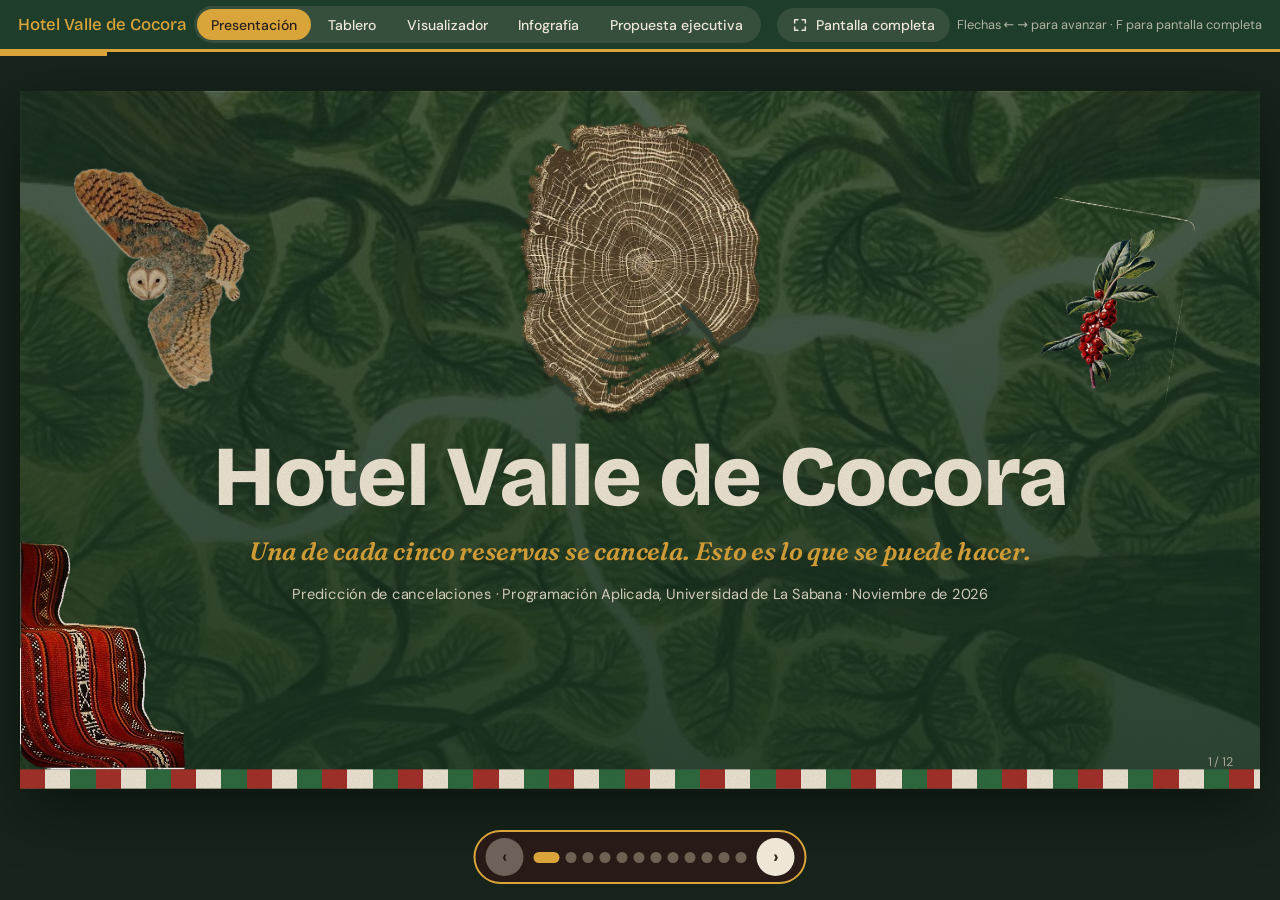
<file: index.html>
<!doctype html>
<html lang="es">
<head>
<meta charset="utf-8">
<meta name="viewport" content="width=device-width,initial-scale=1">
<title>Hotel Valle de Cocora · Presentación y tablero</title>
<link rel="stylesheet" href="assets/css/pres.css">
<link rel="stylesheet" href="assets/css/nav.css">
</head>
<body>
<header class="top">
  <span class="marca">Hotel Valle de Cocora</span>
  <nav class="entregables" aria-label="Entregables"><a href="index.html#s1" data-e="pres">Presentación</a><a href="index.html#tablero" data-e="tab">Tablero</a><a href="visuales/visualizador.html" data-e="viz">Visualizador</a><a href="visuales/infografia.html" data-e="info">Infografía</a><a href="visuales/propuesta.html" data-e="prop">Propuesta ejecutiva</a></nav>
  <span class="ayuda" id="ayuda">Flechas ← → para avanzar · F para pantalla completa</span>
</header>
<div class="progreso" id="progreso"></div>

<main id="vista-pres" aria-roledescription="presentación">
<div class="escenario" id="escenario">

<section class="slide roja grano portada" aria-label="Portada">
  <img class="deco" src="assets/img/buho.webp" alt="" style="left:70px;top:70px;width:170px;rotate:-8deg">
  <img class="deco" src="assets/img/cerezas.webp" alt="" style="right:80px;top:120px;width:150px;rotate:10deg">
  <img class="deco" src="assets/img/ruana.webp" alt="" style="left:0;bottom:20px;width:170px">
  <img class="craneo" src="assets/img/anillos.webp" alt="Anillos de crecimiento de un árbol">
  <h1>Hotel Valle de Cocora</h1>
  <p>Una de cada cinco reservas se cancela. Esto es lo que se puede hacer.</p>
  <small>Predicción de cancelaciones · Programación Aplicada, Universidad de La Sabana · Noviembre de 2026</small>
  <div class="cinta-b"></div>
</section>

<section class="slide grano" aria-label="El problema">
  <img class="deco" src="assets/img/anillos.webp" alt="" style="right:60px;bottom:60px;width:170px;opacity:.9">
  <h2>Cada cancelación es una noche que ya no se vende</h2>
  <p class="bajada">El hotel rechazó otros huéspedes, planeó personal y compró insumos. Cuando la reserva se cae, ese ingreso se pierde.</p>
  <div class="sellos">
    <div class="sello" style="--i:0"><b>19,0 %</b><span>de las reservas se cancela</span></div>
    <div class="sello" style="--i:1"><b>$15.511 M</b><span>perdidos de $81.694 M en juego</span></div>
    <div class="sello" style="--i:2"><b>47 %</b><span>de lo perdido viene de Booking</span></div>
    <div class="sello" style="--i:3"><b>3 años</b><span>con la misma tasa: 19,1 · 19,0 · 19,0 %</span></div>
  </div>
  <p class="fuente">Base de 100.000 reservas únicas, 2023–2025. Los montos están en la escala de la base, que equivale a unas 8 veces las 38 habitaciones del hotel.</p>
</section>

<section class="slide osc grano" aria-label="Las tres preguntas">
  <h2>Tres decisiones que hoy se toman sin datos</h2>
  <p class="bajada">Las preguntas que fijó la retroalimentación del profesor.</p>
  <div class="preguntas">
    <article style="--i:0"><img src="assets/img/buho.webp" alt=""><h3>Reservas adicionales</h3><p>¿Es posible anticipar cuántas reservas se cancelarán, para aceptar reservas adicionales y evitar habitaciones vacías?</p></article>
    <article style="--i:1"><img src="assets/img/cerezas.webp" alt=""><h3>Pago por adelantado</h3><p>¿Qué clientes tienen más probabilidad de cancelar, y cuánta plata se ahorra el hotel si solo a ellos les pide un pago por adelantado?</p></article>
    <article style="--i:2"><img src="assets/img/ruana.webp" alt=""><h3>Políticas por canal</h3><p>En Booking y Airbnb, ¿cuánto baja la cancelación si las reservas Flexibles pasan a Moderada o pagan depósito?</p></article>
  </div>
</section>

<section class="slide grano" aria-label="Datos y decisiones">
  <h2>Cómo se prepararon los datos</h2>
  <p class="bajada">100.300 registros, 20 variables. Cada decisión tiene una razón.</p>
  <table class="t">
    <thead><tr><th style="width:24%">Decisión</th><th style="width:36%">Qué se hizo</th><th>Por qué</th></tr></thead>
    <tbody>
      <tr><td>Duplicados</td><td>Se eliminaron 300 filas idénticas</td><td>Son la misma reserva dos veces; inflarían cancelaciones e ingresos</td></tr>
      <tr><td>Canal y país sin dato</td><td>Categoría «No registrado» (≈ 4 %)</td><td>No se inventan valores ni se pierden filas; cancelan como el promedio</td></tr>
      <tr><td>Ventana confiable</td><td>Series y modelos del 1-may-2023 al 18-jun-2025</td><td>En los bordes del historial solo hay reservas cortas o muy anticipadas</td></tr>
      <tr><td>Fuga de información</td><td><code>ingreso_total</code> fuera del modelo</td><td>Vale cero cuando la reserva se cancela: delataría la respuesta</td></tr>
      <tr><td>Prueba en el futuro</td><td>Se entrena antes de jul-2024 y se evalúa en las 353 noches siguientes</td><td>Mide el modelo como se usaría: prediciendo lo que no ha visto</td></tr>
    </tbody>
  </table>
</section>

<section class="slide roja grano" aria-label="Quién cancela">
  <img class="deco" src="assets/img/cerezas.webp" alt="" style="right:40px;bottom:40px;width:120px">
  <h2>Quién cancela</h2>
  <div class="dos a">
    <ul class="lista" style="margin-top:10px">
      <li>Quien reserva con meses de anticipación: de 13 % a 43 %.</li>
      <li>Quien ya canceló antes: 34 % con dos cancelaciones previas.</li>
      <li>Quien no paga por adelantado: casi el doble dentro de la misma política.</li>
      <li>Booking (26,9 %) y Airbnb (22,3 %), frente a 9,7 % de la web directa.</li>
      <li>El precio y la temporada no cambian el riesgo.</li>
    </ul>
    <div class="caja"><div class="graf"><canvas id="sAntic"></canvas></div></div>
  </div>
</section>

<section class="slide tinta grano" aria-label="El modelo">
  <h2 style="color:var(--mostaza)">Un modelo que da una probabilidad por reserva</h2>
  <div class="dos" style="grid-template-columns:.7fr 1fr 1fr;gap:26px">
    <div>
      <div class="grande">0,77</div>
      <p style="font-size:18px;margin:8px 0 18px">AUC en el año de prueba. Ordena bien las reservas por riesgo.</p>
      <ul class="lista" style="font-size:17px">
        <li>Calibrado: si dice 30 %, cancela ≈ 30 %.</li>
        <li>7.455 cancelaciones esperadas frente a 7.420 reales.</li>
        <li>Sin 2023 rinde igual (0,768).</li>
      </ul>
    </div>
    <div class="caja"><h3 style="font-family:var(--serif);font-size:17px">Calibración</h3><div class="graf" style="height:330px"><canvas id="sCal"></canvas></div></div>
    <div class="caja"><h3 style="font-family:var(--serif);font-size:17px">Qué pesa más en el modelo</h3><div class="graf" style="height:330px"><canvas id="sImp"></canvas></div></div>
  </div>
</section>

<section class="slide osc grano" aria-label="Pregunta 1">
  <img class="deco" src="assets/img/buho.webp" alt="" style="right:50px;top:30px;width:110px;rotate:6deg">
  <h2>P1 · Sí se puede anticipar cuántas reservas se cancelan</h2>
  <div class="dos a">
    <div>
      <p style="font-size:19px;line-height:1.45">Cada noche se suman las probabilidades de las reservas programadas y se acepta como reservas adicionales un número que casi seguro se cancelará.</p>
      <table class="t" style="margin-top:16px;font-size:16px">
        <thead><tr><th>Regla</th><th>Cobertura</th><th>Incidencia</th></tr></thead>
        <tbody><tr><td><b>Percentil 5</b></td><td>71,1 %</td><td>3,1 %</td></tr><tr><td>Percentil 10 (PDF)</td><td>76,7 %</td><td>7,6 %</td></tr><tr><td>Meta del OKR</td><td>≥ 70 %</td><td>&lt; 6 %</td></tr></tbody>
      </table>
      <div class="reco"><b>Recomendación:</b> percentil 5. Cumple las dos metas, con un error medio de 3,07 cancelaciones por noche.</div>
    </div>
    <div class="caja"><h3 style="font-family:var(--serif);font-size:17px">Cobertura frente a riesgo, percentil 1 a 40</h3><div class="graf" style="height:380px"><canvas id="sP1"></canvas></div></div>
  </div>
</section>

<section class="slide roja grano" aria-label="Pregunta 2">
  <img class="deco" src="assets/img/cerezas.webp" alt="" style="right:40px;bottom:40px;width:120px">
  <h2>P2 · Pedir depósito solo a quien más cancela</h2>
  <div class="dos a">
    <div>
      <ul class="lista">
        <li>Riesgo estimado mayor a 30 %: el 37 % de las reservas sin pago.</li>
        <li>Esas reservas cancelan 42,8 %; el resto, 17,7 %.</li>
        <li>Se protege el 59 % del ingreso recuperable.</li>
      </ul>
      <div class="reco"><b>$1.266 M</b> protegidos al año; <b>$1.086 M</b> netos si desiste el 5 % de los marcados. Si el depósito logra solo la mitad del efecto, $633 M.</div>
    </div>
    <div class="caja"><h3 style="font-family:var(--serif);font-size:17px">Beneficio neto según el umbral de riesgo</h3><div class="graf" style="height:380px"><canvas id="sP2"></canvas></div></div>
  </div>
</section>

<section class="slide grano" aria-label="Pregunta 3">
  <img class="deco" src="assets/img/ruana.webp" alt="" style="left:0;bottom:0;width:120px">
  <h2>P3 · Booking y Airbnb con reglas más firmes</h2>
  <div class="dos a">
    <div>
      <p style="font-size:19px;line-height:1.45">Solo cambian las reservas Flexibles sin depósito. El depósito reduce más que pasar a Moderada y tolera más pérdida de demanda.</p>
      <table class="t" style="margin-top:16px;font-size:16px">
        <thead><tr><th>Canal</th><th>Hoy</th><th>Moderada</th><th>Depósito</th><th>Equilibrio</th></tr></thead>
        <tbody><tr><td>Booking</td><td>26,9 %</td><td>23,6 %</td><td><b>21,4 %</b></td><td>25,0 %</td></tr><tr><td>Airbnb</td><td>22,3 %</td><td>19,2 %</td><td>17,4 %</td><td>20,5 %</td></tr></tbody>
      </table>
      <div class="reco"><b>Recomendación:</b> piloto de depósito en Booking. Meta de 21,6 %, con un tope de 12,5 % de pérdida de reservas afectadas.</div>
    </div>
    <div class="caja"><h3 style="font-family:var(--serif);font-size:17px">Tasa de cancelación del canal</h3><div class="graf" style="height:380px"><canvas id="sP3"></canvas></div></div>
  </div>
</section>

<section class="slide tinta grano" aria-label="Propuesta">
  <h2 style="color:var(--mostaza)">Qué proponemos</h2>
  <div class="tres">
    <article style="--i:0"><h3>Reservas adicionales</h3><div class="cifra">P5</div><p>Aceptar el percentil 5 de las cancelaciones esperadas de cada noche, escalado a las 38 habitaciones. Revisar cada mes.</p></article>
    <article style="--i:1"><h3>Pago por adelantado</h3><div class="cifra">&gt; 30 %</div><p>Exigir depósito solo a las reservas sin pago con riesgo estimado mayor a 30 %. Recalibrar cada trimestre.</p></article>
    <article style="--i:2"><h3>Booking</h3><div class="cifra">21,4 %</div><p>Depósito para las Flexibles durante un piloto de 3 meses. Detener si se pierde más de 12,5 % de las reservas afectadas.</p></article>
  </div>
  <div class="pasos">
    <div><b>1. Sortear</b>La mitad de las reservas Flexibles de Booking con depósito, la otra mitad como control.</div>
    <div><b>2. Medir</b>Reservas recibidas, cancelaciones e ingreso confirmado en ambos grupos.</div>
    <div><b>3. Comparar</b>La diferencia es el efecto real del depósito, que hoy es solo una asociación.</div>
    <div><b>4. Ajustar</b>Recalcular el ahorro de P2 y el tope de P3 con ese efecto.</div>
  </div>
</section>

<section class="slide osc grano" aria-label="Límites">
  <h2>Lo que hay que tener presente</h2>
  <ul class="lista" style="max-width:980px;margin-top:20px;font-size:22px">
    <li>El efecto del depósito y de la política viene de datos observados; el piloto mide cuánto se cumple.</li>
    <li>Los datos dicen si una reserva se canceló, no cuándo. Se asume que se sabe antes de la llegada.</li>
    <li>La base equivale a unas 8 veces las 38 habitaciones: las cifras se leen como proporciones.</li>
    <li>Cuántos clientes se van al pedirles depósito es un supuesto (5–10 %).</li>
    <li>La promoción de 2023 no deja huella en los datos y el modelo rinde igual sin ese año.</li>
  </ul>
</section>

<section class="slide naranja grano portada" aria-label="Cierre">
  <img class="deco" src="assets/img/buho.webp" alt="" style="left:110px;top:120px;width:170px;rotate:-8deg">
  <img class="deco" src="assets/img/cerezas.webp" alt="" style="right:130px;top:130px;width:150px;rotate:8deg">
  <h1 style="margin-top:150px">Gracias</h1>
  <p style="color:var(--tinta)">Todas las cifras se pueden explorar en el tablero.</p>
  <a class="ficha" href="index.html#tablero" id="irTablero" style="display:inline-block;text-decoration:none;margin-top:28px;font-size:18px;padding:.6rem 1.4rem;background:var(--tinta);color:var(--mostaza)">Abrir el tablero</a>
  <div class="cinta-b"></div>
</section>

</div>
</main>

<nav class="nav" aria-label="Diapositivas">
  <button id="ant" aria-label="Diapositiva anterior">‹</button>
  <div class="puntos" id="puntos"></div>
  <button id="sig" aria-label="Diapositiva siguiente">›</button>
</nav>

<div id="vista-tab" class="grano">
<div class="tab">
  <h2>Métricas principales</h2>
  <div class="kpis">
    <div class="kpi"><b>100.000</b><span>reservas únicas analizadas</span></div>
    <div class="kpi"><b>19,0 %</b><span>tasa de cancelación</span></div>
    <div class="kpi"><b>$15.511 M</b><span>ingreso perdido por cancelaciones</span></div>
    <div class="kpi"><b>0,770</b><span>AUC del modelo en el año de prueba</span></div>
    <div class="kpi"><b>353</b><span>noches de prueba (jul-2024 a jun-2025)</span></div>
    <div class="kpi"><b>47 %</b><span>del ingreso perdido viene de Booking</span></div>
  </div>

  <h2>Seguimiento de OKR</h2>
  <p class="sub">Meta del PDF del profesor frente a lo que logra el modelo con la propuesta. La línea vertical marca la meta.</p>
  <div class="panel okr" id="okr"></div>

  <h2>Decisiones tomadas</h2>
  <div class="panel" style="padding:0;overflow:hidden">
  <table class="t">
    <thead><tr><th>Decisión</th><th>Elegido</th><th>Alternativa descartada</th><th>Por qué</th></tr></thead>
    <tbody>
      <tr><td>Regla de reservas adicionales</td><td><b>Percentil 5</b></td><td>Percentil 10 del PDF</td><td>P10 deja 7,6 % de noches con incidencia; P5 cumple ambas metas</td></tr>
      <tr><td>Umbral para pedir depósito</td><td><b>Riesgo &gt; 30 %</b></td><td>10 % (más neto en el papel)</td><td>Con 10 % se pide depósito al 91 % de las reservas: es una política general</td></tr>
      <tr><td>Política en Booking</td><td><b>Depósito en Flexibles</b></td><td>Pasar a Moderada</td><td>Baja más la tasa (21,4 % vs. 23,6 %) y tolera más pérdida de demanda</td></tr>
      <tr><td>Tope del piloto (KR2)</td><td><b>12,5 %</b></td><td>25 % (equilibrio)</td><td>Conserva la mitad del beneficio y deja margen de error</td></tr>
      <tr><td>Efecto del depósito</td><td><b>≈ 1,9 veces</b>, medido dentro de la política</td><td>2,7 veces de la comparación global</td><td>La tarifa No reembolsable ya trae depósito e inflaba el efecto</td></tr>
      <tr><td>Modelo</td><td><b>Gradient boosting</b></td><td>Regresión logística (0,776)</td><td>Rinden igual; el boosting capta interacciones sin ajuste manual</td></tr>
      <tr><td>Bases de datos</td><td><b>Completa + ventana</b></td><td>Una sola base</td><td>La completa reproduce el PDF; la ventana evita los bordes del historial</td></tr>
    </tbody>
  </table>
  </div>

  <h2>Modelo</h2>
  <div class="rej c3">
    <div class="panel">
      <h3>Ficha técnica</h3>
      <table class="t" style="font-size:14px">
        <tbody>
          <tr><td>Algoritmo</td><td>HistGradientBoosting, 200 iteraciones</td></tr>
          <tr><td>Variables</td><td>15, conocidas al reservar</td></tr>
          <tr><td>Entrenamiento</td><td>47.018 reservas (may-2023 a jun-2024)</td></tr>
          <tr><td>Prueba</td><td>39.150 reservas (jul-2024 a jun-2025)</td></tr>
          <tr><td>AUC</td><td>0,770 (sin 2023: 0,768)</td></tr>
          <tr><td>Brier</td><td>0,131 frente a 0,154 de una tasa fija</td></tr>
          <tr><td>Calibración</td><td>Desviación máxima de 1,4 puntos por decil</td></tr>
        </tbody>
      </table>
    </div>
    <div class="panel"><h3>Calibración por deciles</h3><div class="graf"><canvas id="dCal"></canvas></div></div>
    <div class="panel"><h3>Importancia de las variables</h3><div class="graf"><canvas id="dImp"></canvas></div><p class="nota">Caída del AUC al desordenar cada variable en el año de prueba.</p></div>
  </div>

  <h2>Resultados por pregunta</h2>
  <p class="sub">Mueve los controles para ver cómo cambia cada decisión.</p>
  <div class="rej c3">
    <div class="panel">
      <h3>P1 · Reservas adicionales</h3>
      <div class="ctrl"><label for="dQ">Percentil</label><input type="range" id="dQ" min="1" max="40" value="5"><output id="oQ">5</output></div>
      <div class="mini"><div><b id="mExtra"></b>adicionales por noche</div><div id="cCob"><b id="mCob"></b>cobertura (≥ 70 %)</div><div id="cInc"><b id="mInc"></b>incidencia (&lt; 6 %)</div></div>
      <div class="graf"><canvas id="dP1"></canvas></div>
    </div>
    <div class="panel">
      <h3>P2 · Pago por adelantado</h3>
      <div class="ctrl"><label for="dU">Umbral</label><input type="range" id="dU" min="5" max="70" step="5" value="30"><output id="oU">30 %</output></div>
      <div class="ctrl"><label for="dG">Desisten</label><input type="range" id="dG" min="0" max="30" value="5"><output id="oG">5 %</output></div>
      <div class="mini"><div><b id="mPm"></b>de reservas sin pago</div><div class="ok"><b id="mProt"></b>protegido</div><div id="cNeto"><b id="mNeto"></b>neto</div></div>
      <div class="graf" style="height:200px"><canvas id="dP2"></canvas></div>
    </div>
    <div class="panel">
      <h3>P3 · Políticas por canal</h3>
      <div style="display:flex;gap:6px;flex-wrap:wrap;margin:6px 0 10px" id="dCanal">
        <button class="ficha" data-v="Booking" aria-pressed="true">Booking</button><button class="ficha" data-v="Airbnb" aria-pressed="false">Airbnb</button>
      </div>
      <div class="ctrl"><label for="dG3">Se pierde</label><input type="range" id="dG3" min="0" max="40" value="10"><output id="oG3">10 %</output></div>
      <div class="mini"><div><b id="mHoy"></b>tasa hoy</div><div class="ok"><b id="mDep"></b>con depósito</div><div id="cN3"><b id="mN3"></b>cambio de ingreso</div></div>
      <div class="graf" style="height:200px"><canvas id="dP3"></canvas></div>
    </div>
  </div>

  <h2>Dónde se concentra el riesgo</h2>
  <div class="rej c2">
    <div class="panel"><h3>Tasa de cancelación por canal</h3><div class="graf"><canvas id="dCan"></canvas></div></div>
    <div class="panel"><h3>Tasa de cancelación por días de anticipación</h3><div class="graf"><canvas id="dAnt"></canvas></div></div>
  </div>
  <p class="pie">Fuente: hotel_reservas.csv, 100.000 reservas únicas de 2023 a 2025. Cifras del EDA y del notebook de desarrollo técnico. Los montos están en la escala de la base, que equivale a unas 8 veces las 38 habitaciones del hotel.</p>
</div>
</div>

<script src="assets/vendor/chart.umd.js"></script>
<script src="assets/data/datos.js"></script>
<script src="assets/data/cifras.js"></script>
<script src="assets/data/modelo.js"></script>
<script src="assets/js/pres.js"></script>
<script src="assets/js/pantalla.js"></script>
</body>
</html>
</file>
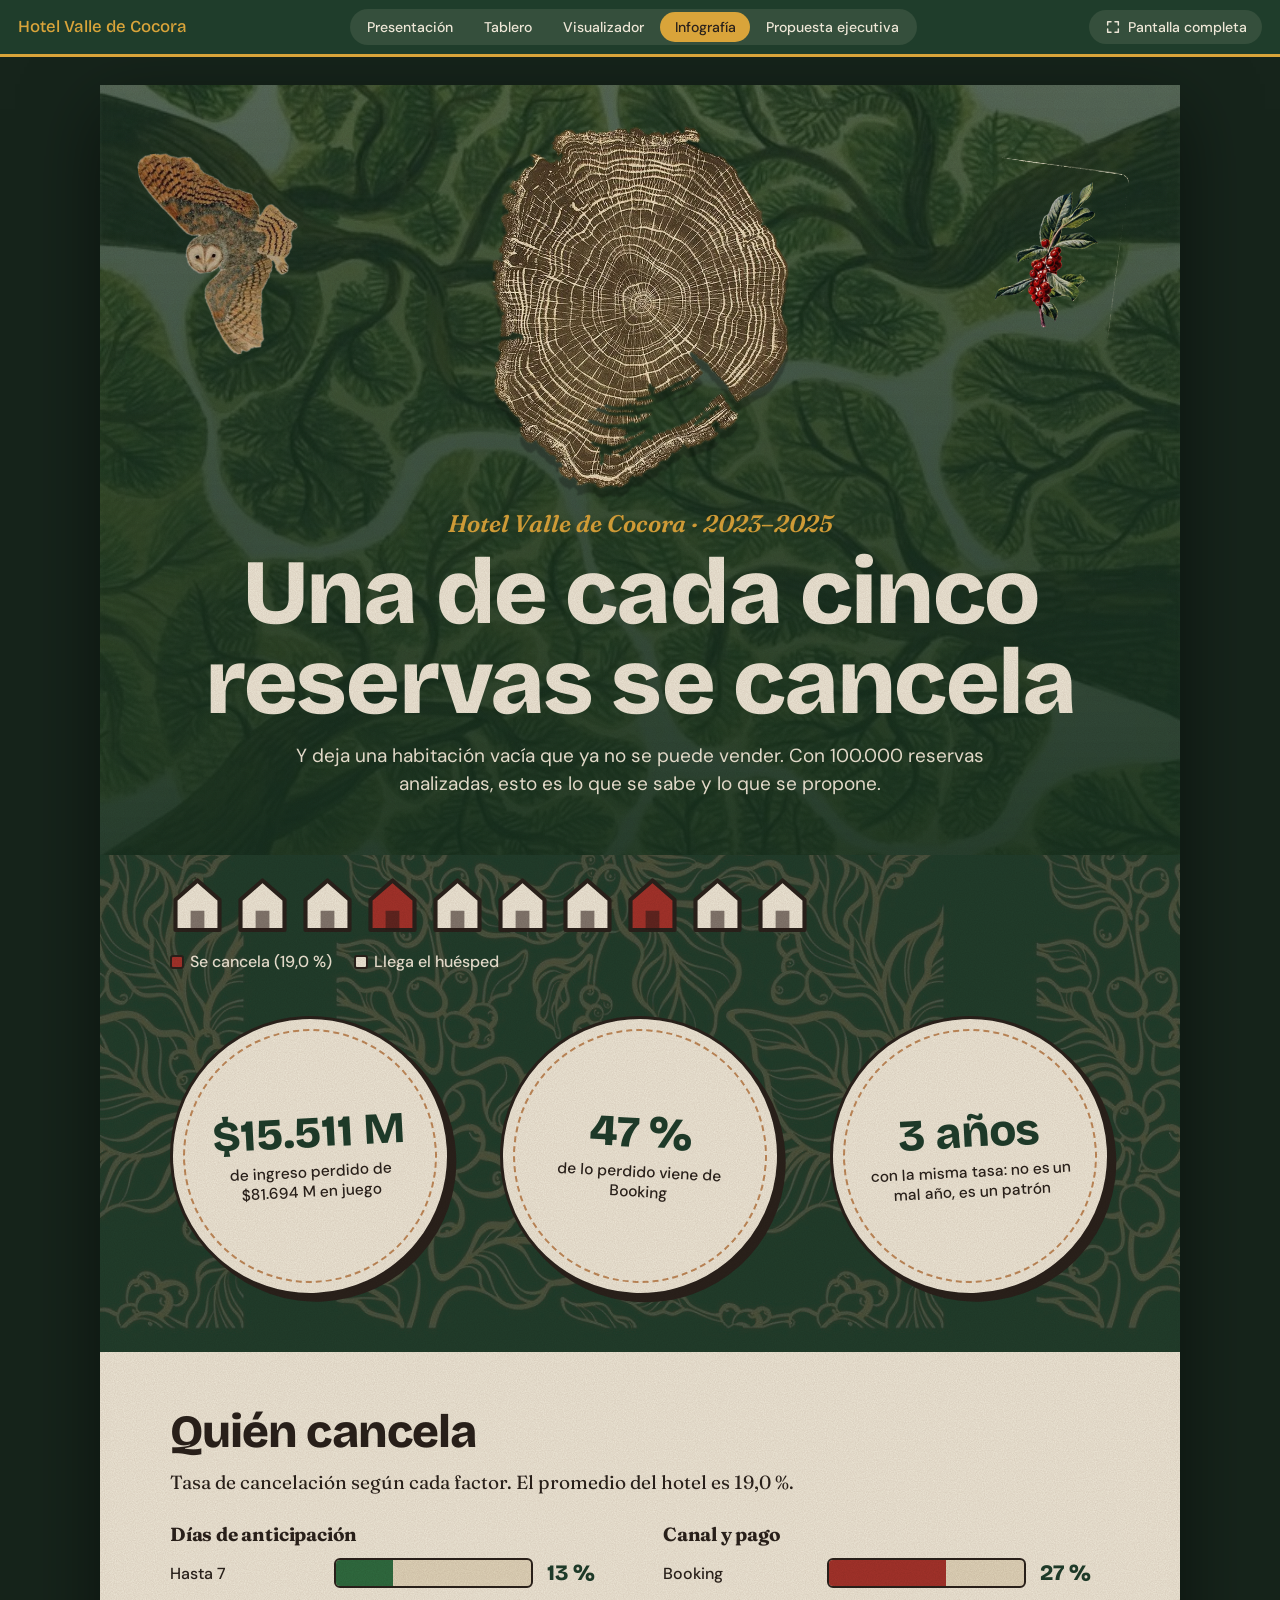
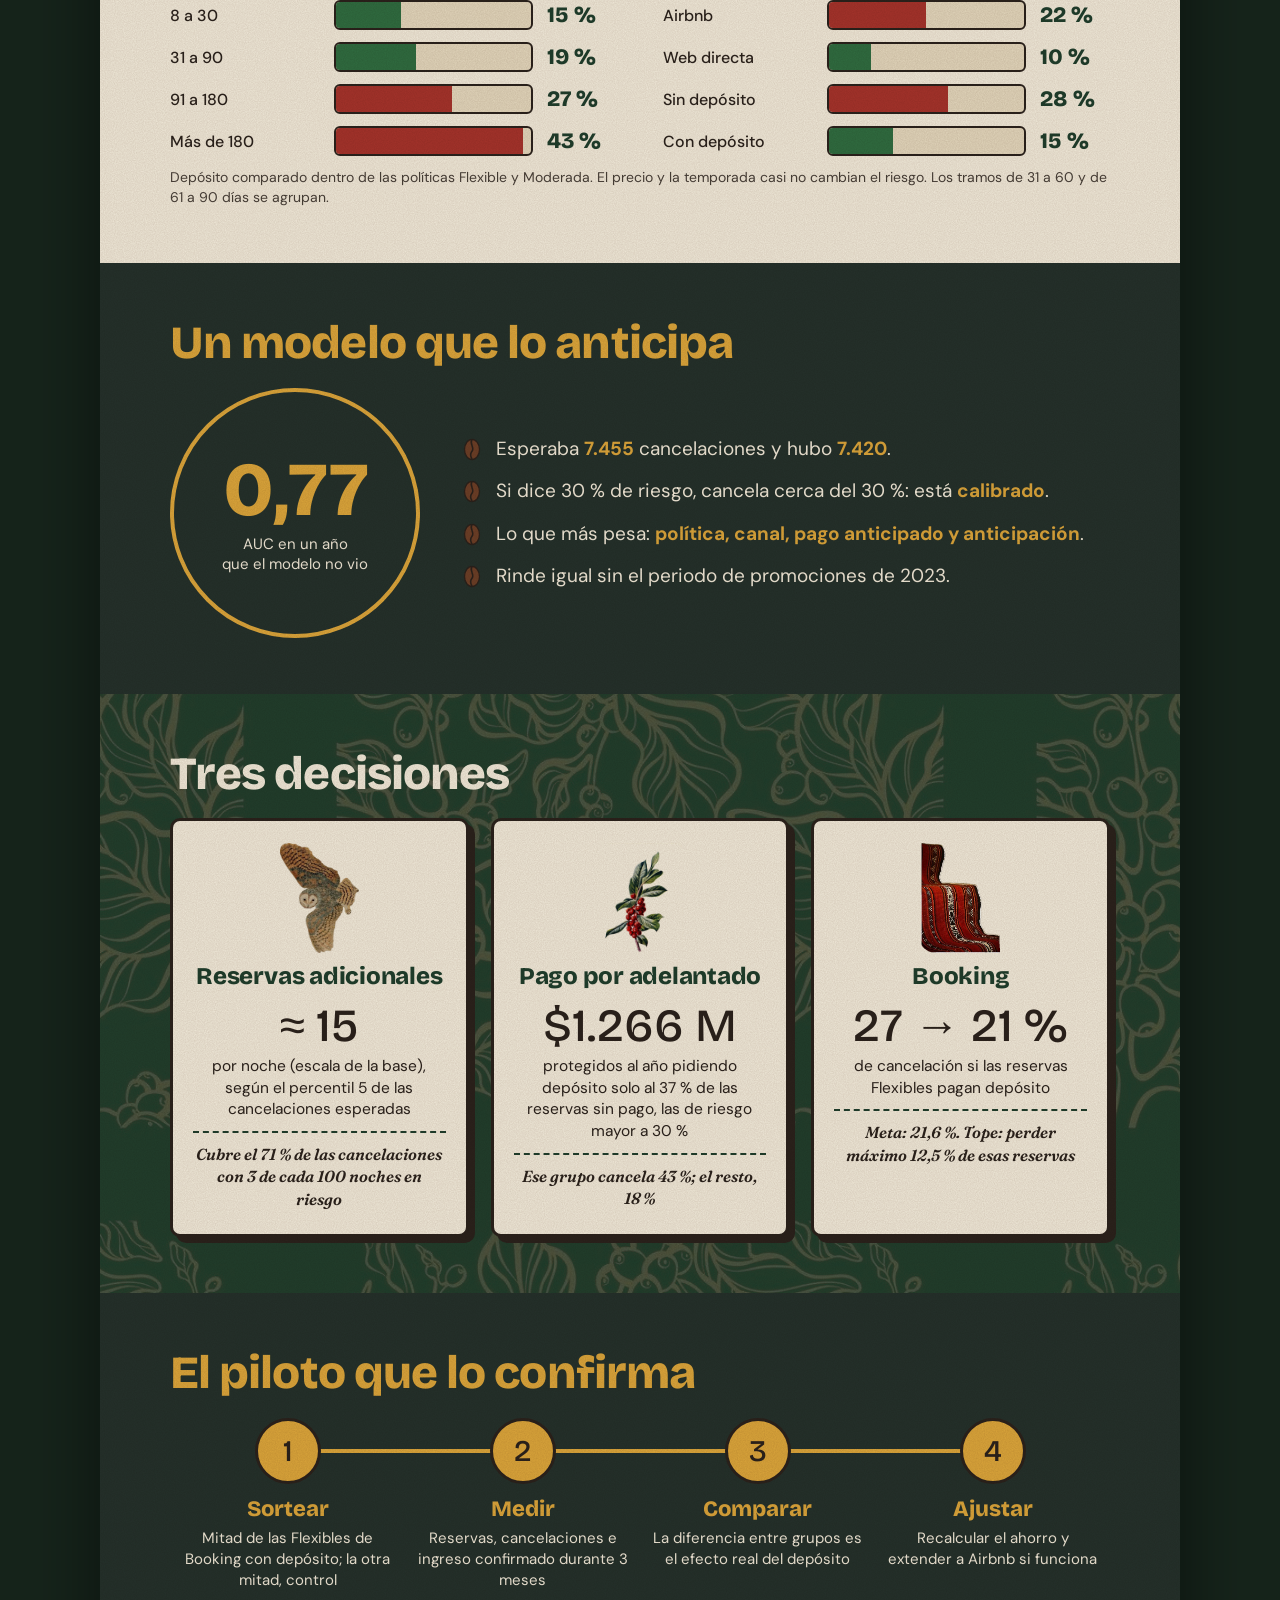
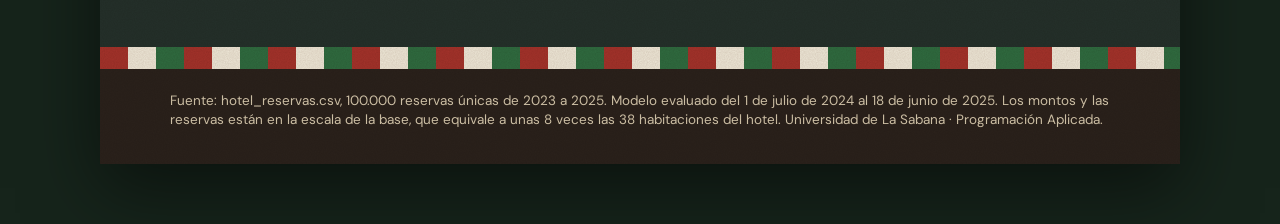
<file: visuales/infografia.html>
<!doctype html>
<html lang="es" data-x="1"><head><meta charset="utf-8"><meta name="viewport" content="width=device-width,initial-scale=1">
<title>Hotel Valle de Cocora · Infografía</title>
<link rel="stylesheet" href="../assets/css/info.css"><link rel="stylesheet" href="../assets/css/nav.css"></head>
<body>
<header class="top"><span class="marca">Hotel Valle de Cocora</span><nav class="entregables" aria-label="Entregables"><a href="../index.html#s1" data-e="pres">Presentación</a><a href="../index.html#tablero" data-e="tab">Tablero</a><a href="visualizador.html" data-e="viz">Visualizador</a><a href="infografia.html" data-e="info" aria-current="page">Infografía</a><a href="propuesta.html" data-e="prop">Propuesta ejecutiva</a></nav></header>
<main class="cartel" aria-label="Infografía">
  <section class="cab bloque">
    <img class="deco" src="../assets/img/buho.webp" alt="" style="left:50px;top:60px;width:150px;rotate:-8deg">
    <img class="deco" src="../assets/img/cerezas.webp" alt="" style="right:60px;top:80px;width:130px;rotate:8deg">
    <img class="craneo" src="../assets/img/anillos.webp" alt="Anillos de crecimiento de un árbol">
    <div class="eti">Hotel Valle de Cocora · 2023–2025</div>
    <h1>Una de cada cinco reservas se cancela</h1>
    <p>Y deja una habitación vacía que ya no se puede vender. Con 100.000 reservas analizadas, esto es lo que se sabe y lo que se propone.</p>
  </section>

  <section class="bloque" style="padding-top:20px">
    <div class="picto" role="img" aria-label="Dos de cada diez reservas se cancelan"><svg viewBox="0 0 40 44"><path d="M4 18 20 4l16 14v22H4z" fill="#EEE7D7" stroke="#2A211B" stroke-width="3" stroke-linejoin="round"/><rect x="15" y="26" width="10" height="14" fill="#2A1B17" opacity=".55"/></svg><svg viewBox="0 0 40 44"><path d="M4 18 20 4l16 14v22H4z" fill="#EEE7D7" stroke="#2A211B" stroke-width="3" stroke-linejoin="round"/><rect x="15" y="26" width="10" height="14" fill="#2A1B17" opacity=".55"/></svg><svg viewBox="0 0 40 44"><path d="M4 18 20 4l16 14v22H4z" fill="#EEE7D7" stroke="#2A211B" stroke-width="3" stroke-linejoin="round"/><rect x="15" y="26" width="10" height="14" fill="#2A1B17" opacity=".55"/></svg><svg viewBox="0 0 40 44"><path d="M4 18 20 4l16 14v22H4z" fill="#A3322A" stroke="#2A211B" stroke-width="3" stroke-linejoin="round"/><rect x="15" y="26" width="10" height="14" fill="#2A1B17" opacity=".55"/></svg><svg viewBox="0 0 40 44"><path d="M4 18 20 4l16 14v22H4z" fill="#EEE7D7" stroke="#2A211B" stroke-width="3" stroke-linejoin="round"/><rect x="15" y="26" width="10" height="14" fill="#2A1B17" opacity=".55"/></svg><svg viewBox="0 0 40 44"><path d="M4 18 20 4l16 14v22H4z" fill="#EEE7D7" stroke="#2A211B" stroke-width="3" stroke-linejoin="round"/><rect x="15" y="26" width="10" height="14" fill="#2A1B17" opacity=".55"/></svg><svg viewBox="0 0 40 44"><path d="M4 18 20 4l16 14v22H4z" fill="#EEE7D7" stroke="#2A211B" stroke-width="3" stroke-linejoin="round"/><rect x="15" y="26" width="10" height="14" fill="#2A1B17" opacity=".55"/></svg><svg viewBox="0 0 40 44"><path d="M4 18 20 4l16 14v22H4z" fill="#A3322A" stroke="#2A211B" stroke-width="3" stroke-linejoin="round"/><rect x="15" y="26" width="10" height="14" fill="#2A1B17" opacity=".55"/></svg><svg viewBox="0 0 40 44"><path d="M4 18 20 4l16 14v22H4z" fill="#EEE7D7" stroke="#2A211B" stroke-width="3" stroke-linejoin="round"/><rect x="15" y="26" width="10" height="14" fill="#2A1B17" opacity=".55"/></svg><svg viewBox="0 0 40 44"><path d="M4 18 20 4l16 14v22H4z" fill="#EEE7D7" stroke="#2A211B" stroke-width="3" stroke-linejoin="round"/><rect x="15" y="26" width="10" height="14" fill="#2A1B17" opacity=".55"/></svg></div>
    <div class="leyenda"><span><i style="background:#A3322A"></i>Se cancela (19,0 %)</span><span><i style="background:#EEE7D7"></i>Llega el huésped</span></div>
    <div class="sellos" style="margin-top:44px">
      <div class="sello"><b>$15.511 M</b><span>de ingreso perdido de $81.694 M en juego</span></div>
      <div class="sello"><b>47 %</b><span>de lo perdido viene de Booking</span></div>
      <div class="sello"><b>3 años</b><span>con la misma tasa: no es un mal año, es un patrón</span></div>
    </div>
  </section>

  <section class="bloque crema">
    
    <h2>Quién cancela</h2>
    <p class="sub">Tasa de cancelación según cada factor. El promedio del hotel es 19,0 %.</p>
    <div class="dos">
      <div>
        <h3 style="font-family:var(--serif);font-size:19px;margin-bottom:12px">Días de anticipación</h3>
        <div class="barras" data-max="0.45">
          <div class="fila"><span>Hasta 7</span><div class="pista"><i class="v" data-v="0.132"></i></div><b>13 %</b></div>
          <div class="fila"><span>8 a 30</span><div class="pista"><i class="v" data-v="0.150"></i></div><b>15 %</b></div>
          <div class="fila"><span>31 a 90</span><div class="pista"><i class="v" data-v="0.185"></i></div><b>19 %</b></div>
          <div class="fila"><span>91 a 180</span><div class="pista"><i data-v="0.267"></i></div><b>27 %</b></div>
          <div class="fila"><span>Más de 180</span><div class="pista"><i data-v="0.432"></i></div><b>43 %</b></div>
        </div>
      </div>
      <div>
        <h3 style="font-family:var(--serif);font-size:19px;margin-bottom:12px">Canal y pago</h3>
        <div class="barras" data-max="0.45">
          <div class="fila"><span>Booking</span><div class="pista"><i data-v="0.269"></i></div><b>27 %</b></div>
          <div class="fila"><span>Airbnb</span><div class="pista"><i data-v="0.223"></i></div><b>22 %</b></div>
          <div class="fila"><span>Web directa</span><div class="pista"><i class="v" data-v="0.097"></i></div><b>10 %</b></div>
          <div class="fila"><span>Sin depósito</span><div class="pista"><i data-v="0.275"></i></div><b>28 %</b></div>
          <div class="fila"><span>Con depósito</span><div class="pista"><i class="v" data-v="0.148"></i></div><b>15 %</b></div>
        </div>
      </div>
    </div>
    <p class="nota">Depósito comparado dentro de las políticas Flexible y Moderada. El precio y la temporada casi no cambian el riesgo. Los tramos de 31 a 60 y de 61 a 90 días se agrupan.</p>
  </section>

  <section class="bloque tinta">
    <h2 style="color:var(--mostaza)">Un modelo que lo anticipa</h2>
    <div class="modelo">
      <div class="auc"><b>0,77</b><span>AUC en un año<br>que el modelo no vio</span></div>
      <ul class="chequeos">
        <li>Esperaba <b>7.455</b> cancelaciones y hubo <b>7.420</b>.</li>
        <li>Si dice 30 % de riesgo, cancela cerca del 30 %: está <b>calibrado</b>.</li>
        <li>Lo que más pesa: <b>política, canal, pago anticipado y anticipación</b>.</li>
        <li>Rinde igual sin el periodo de promociones de 2023.</li>
      </ul>
    </div>
  </section>

  <section class="bloque">
    <h2>Tres decisiones</h2>
    <div class="deci">
      <article><img src="../assets/img/buho.webp" alt=""><h3>Reservas adicionales</h3><div class="cifra">≈ 15</div><p>por noche (escala de la base), según el percentil 5 de las cancelaciones esperadas</p><p class="que">Cubre el 71 % de las cancelaciones con 3 de cada 100 noches en riesgo</p></article>
      <article><img src="../assets/img/cerezas.webp" alt=""><h3>Pago por adelantado</h3><div class="cifra">$1.266 M</div><p>protegidos al año pidiendo depósito solo al 37 % de las reservas sin pago, las de riesgo mayor a 30 %</p><p class="que">Ese grupo cancela 43 %; el resto, 18 %</p></article>
      <article><img src="../assets/img/ruana.webp" alt=""><h3>Booking</h3><div class="cifra">27 → 21 %</div><p>de cancelación si las reservas Flexibles pagan depósito</p><p class="que">Meta: 21,6 %. Tope: perder máximo 12,5 % de esas reservas</p></article>
    </div>
  </section>

  <section class="bloque tinta">
    
    <h2 style="color:var(--mostaza)">El piloto que lo confirma</h2>
    <div class="pasos">
      <div class="paso"><div class="n">1</div><b>Sortear</b><p>Mitad de las Flexibles de Booking con depósito; la otra mitad, control</p></div>
      <div class="paso"><div class="n">2</div><b>Medir</b><p>Reservas, cancelaciones e ingreso confirmado durante 3 meses</p></div>
      <div class="paso"><div class="n">3</div><b>Comparar</b><p>La diferencia entre grupos es el efecto real del depósito</p></div>
      <div class="paso"><div class="n">4</div><b>Ajustar</b><p>Recalcular el ahorro y extender a Airbnb si funciona</p></div>
    </div>
  </section>
  <div class="franja"></div>
  <footer class="pie">Fuente: hotel_reservas.csv, 100.000 reservas únicas de 2023 a 2025. Modelo evaluado del 1 de julio de 2024 al 18 de junio de 2025. Los montos y las reservas están en la escala de la base, que equivale a unas 8 veces las 38 habitaciones del hotel. Universidad de La Sabana · Programación Aplicada.</footer>
</main>
<script>
(() => {
  const vis = new IntersectionObserver(es => es.forEach(e => { if (!e.isIntersecting) return; const max = +e.target.dataset.max;
    e.target.querySelectorAll('i[data-v]').forEach(i => i.style.width = (+i.dataset.v / max * 100) + '%'); vis.unobserve(e.target); }), { threshold: .3 });
  document.querySelectorAll('.barras').forEach(b => vis.observe(b));
})();
</script>
<script src="../assets/js/pantalla.js"></script>
</body></html>
</file>
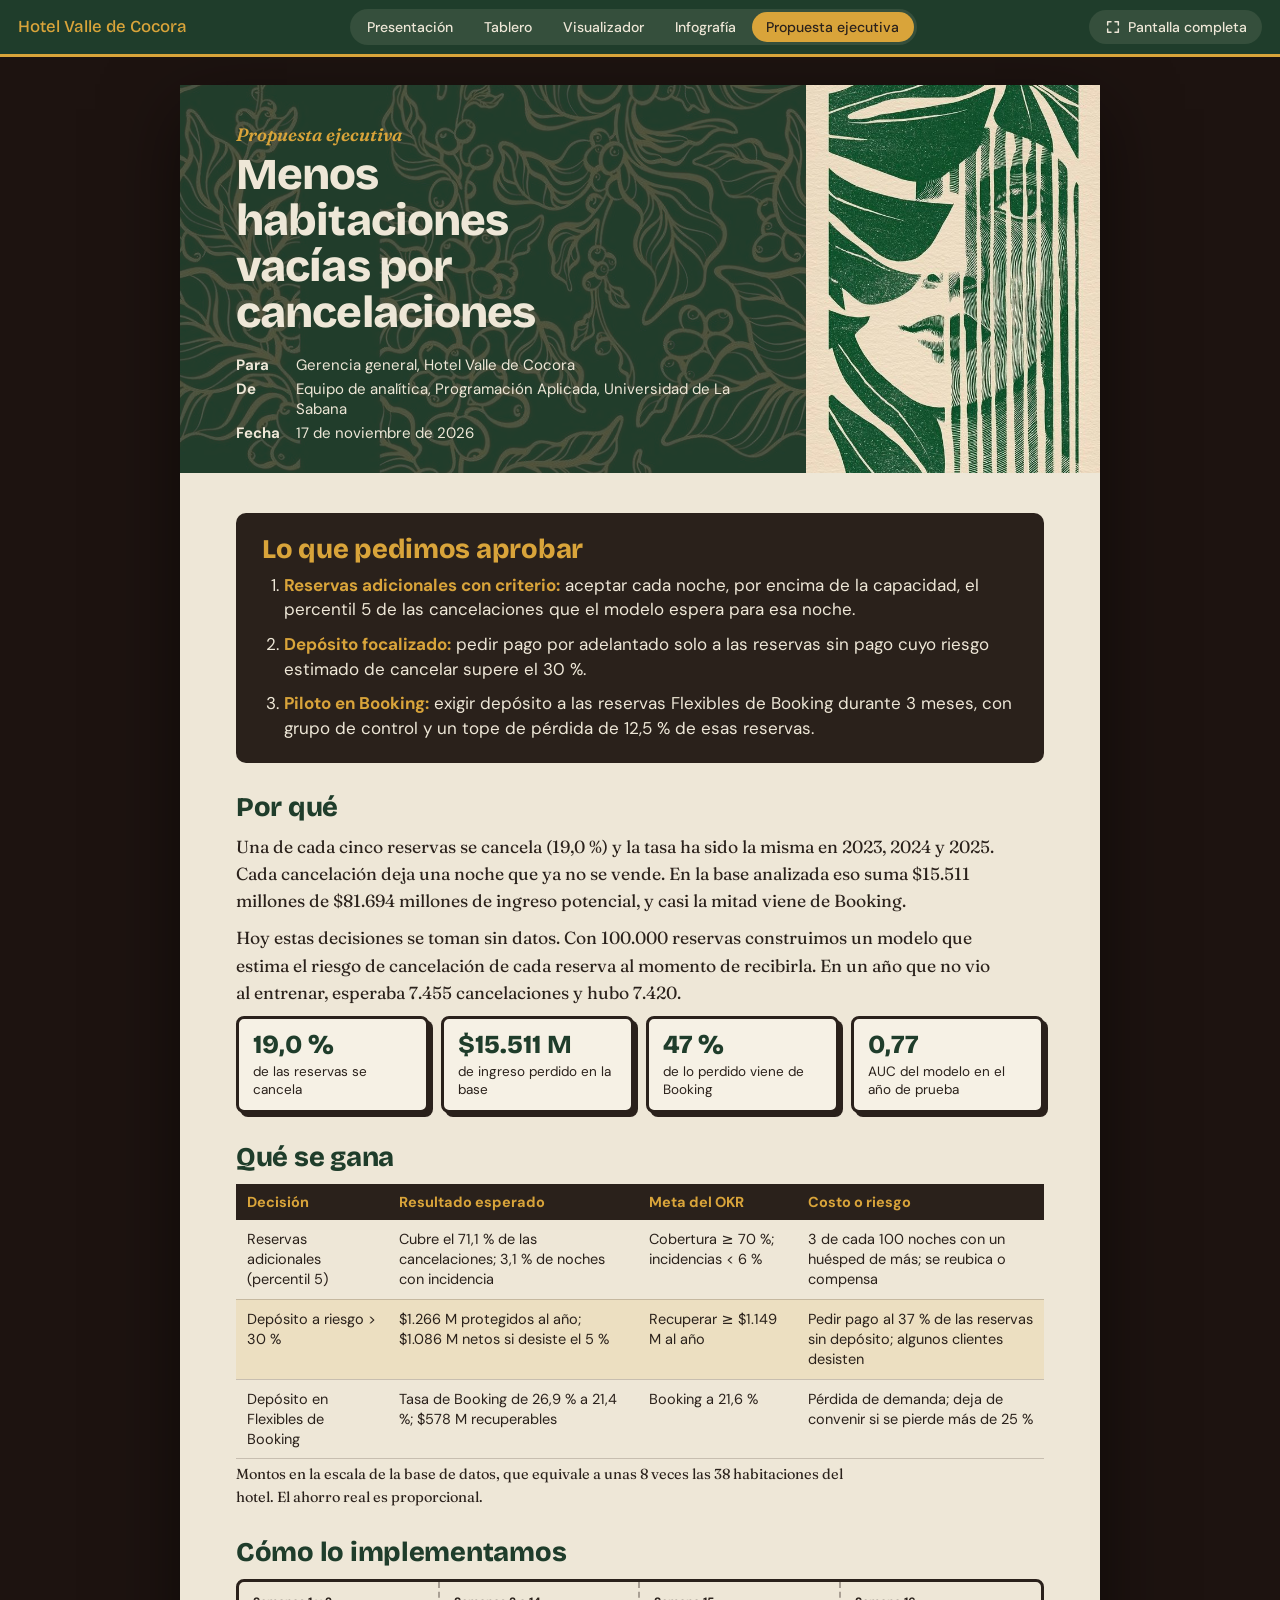
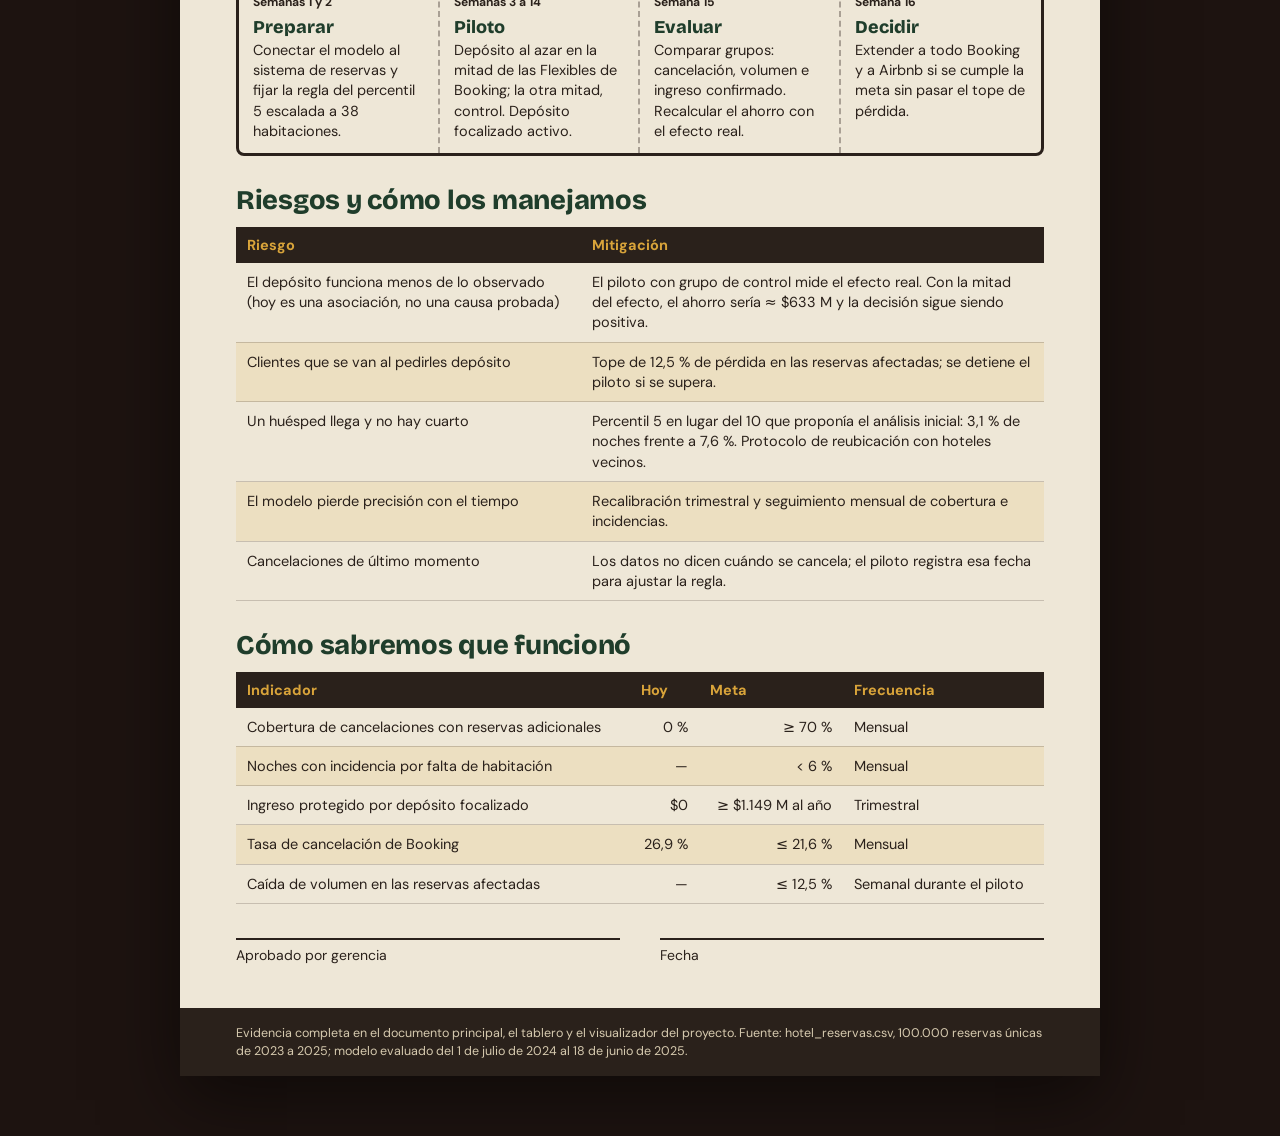
<file: visuales/propuesta.html>
<!doctype html>
<html lang="es"><head><meta charset="utf-8"><meta name="viewport" content="width=device-width,initial-scale=1">
<title>Hotel Valle de Cocora · Propuesta ejecutiva</title>
<link rel="stylesheet" href="../assets/css/prop.css"><link rel="stylesheet" href="../assets/css/nav.css"></head>
<body>
<header class="top"><span class="marca">Hotel Valle de Cocora</span><nav class="entregables" aria-label="Entregables"><a href="../index.html#s1" data-e="pres">Presentación</a><a href="../index.html#tablero" data-e="tab">Tablero</a><a href="visualizador.html" data-e="viz">Visualizador</a><a href="infografia.html" data-e="info">Infografía</a><a href="propuesta.html" data-e="prop" aria-current="page">Propuesta ejecutiva</a></nav></header>
<article class="hoja">
  <header class="membrete">
    <img class="lino" src="../assets/img/lino.jpg" alt="">
    <div class="eti">Propuesta ejecutiva</div>
    <h1>Menos habitaciones vacías por cancelaciones</h1>
    <dl class="datos"><dt>Para</dt><dd>Gerencia general, Hotel Valle de Cocora</dd><dt>De</dt><dd>Equipo de analítica, Programación Aplicada, Universidad de La Sabana</dd><dt>Fecha</dt><dd>17 de noviembre de 2026</dd></dl>
  </header>
  <div class="cuerpo">
    <div class="pide">
      <h2>Lo que pedimos aprobar</h2>
      <ol>
        <li><b>Reservas adicionales con criterio:</b> aceptar cada noche, por encima de la capacidad, el percentil 5 de las cancelaciones que el modelo espera para esa noche.</li>
        <li><b>Depósito focalizado:</b> pedir pago por adelantado solo a las reservas sin pago cuyo riesgo estimado de cancelar supere el 30 %.</li>
        <li><b>Piloto en Booking:</b> exigir depósito a las reservas Flexibles de Booking durante 3 meses, con grupo de control y un tope de pérdida de 12,5 % de esas reservas.</li>
      </ol>
    </div>

    <h2>Por qué</h2>
    <p>Una de cada cinco reservas se cancela (19,0 %) y la tasa ha sido la misma en 2023, 2024 y 2025. Cada cancelación deja una noche que ya no se vende. En la base analizada eso suma $15.511 millones de $81.694 millones de ingreso potencial, y casi la mitad viene de Booking.</p>
    <p>Hoy estas decisiones se toman sin datos. Con 100.000 reservas construimos un modelo que estima el riesgo de cancelación de cada reserva al momento de recibirla. En un año que no vio al entrenar, esperaba 7.455 cancelaciones y hubo 7.420.</p>
    <div class="kp">
      <div><b>19,0 %</b><span>de las reservas se cancela</span></div>
      <div><b>$15.511 M</b><span>de ingreso perdido en la base</span></div>
      <div><b>47 %</b><span>de lo perdido viene de Booking</span></div>
      <div><b>0,77</b><span>AUC del modelo en el año de prueba</span></div>
    </div>

    <h2>Qué se gana</h2>
    <table>
      <thead><tr><th>Decisión</th><th>Resultado esperado</th><th>Meta del OKR</th><th>Costo o riesgo</th></tr></thead>
      <tbody>
        <tr><td>Reservas adicionales (percentil 5)</td><td>Cubre el 71,1 % de las cancelaciones; 3,1 % de noches con incidencia</td><td>Cobertura ≥ 70 %; incidencias &lt; 6 %</td><td>3 de cada 100 noches con un huésped de más; se reubica o compensa</td></tr>
        <tr><td>Depósito a riesgo &gt; 30 %</td><td>$1.266 M protegidos al año; $1.086 M netos si desiste el 5 %</td><td>Recuperar ≥ $1.149 M al año</td><td>Pedir pago al 37 % de las reservas sin depósito; algunos clientes desisten</td></tr>
        <tr><td>Depósito en Flexibles de Booking</td><td>Tasa de Booking de 26,9 % a 21,4 %; $578 M recuperables</td><td>Booking a 21,6 %</td><td>Pérdida de demanda; deja de convenir si se pierde más de 25 %</td></tr>
      </tbody>
    </table>
    <p style="font-size:14.5px">Montos en la escala de la base de datos, que equivale a unas 8 veces las 38 habitaciones del hotel. El ahorro real es proporcional.</p>

    <h2>Cómo lo implementamos</h2>
    <div class="crono">
      <div><small>Semanas 1 y 2</small><b>Preparar</b>Conectar el modelo al sistema de reservas y fijar la regla del percentil 5 escalada a 38 habitaciones.</div>
      <div><small>Semanas 3 a 14</small><b>Piloto</b>Depósito al azar en la mitad de las Flexibles de Booking; la otra mitad, control. Depósito focalizado activo.</div>
      <div><small>Semana 15</small><b>Evaluar</b>Comparar grupos: cancelación, volumen e ingreso confirmado. Recalcular el ahorro con el efecto real.</div>
      <div><small>Semana 16</small><b>Decidir</b>Extender a todo Booking y a Airbnb si se cumple la meta sin pasar el tope de pérdida.</div>
    </div>

    <h2>Riesgos y cómo los manejamos</h2>
    <table>
      <thead><tr><th>Riesgo</th><th>Mitigación</th></tr></thead>
      <tbody>
        <tr><td>El depósito funciona menos de lo observado (hoy es una asociación, no una causa probada)</td><td>El piloto con grupo de control mide el efecto real. Con la mitad del efecto, el ahorro sería ≈ $633 M y la decisión sigue siendo positiva.</td></tr>
        <tr><td>Clientes que se van al pedirles depósito</td><td>Tope de 12,5 % de pérdida en las reservas afectadas; se detiene el piloto si se supera.</td></tr>
        <tr><td>Un huésped llega y no hay cuarto</td><td>Percentil 5 en lugar del 10 que proponía el análisis inicial: 3,1 % de noches frente a 7,6 %. Protocolo de reubicación con hoteles vecinos.</td></tr>
        <tr><td>El modelo pierde precisión con el tiempo</td><td>Recalibración trimestral y seguimiento mensual de cobertura e incidencias.</td></tr>
        <tr><td>Cancelaciones de último momento</td><td>Los datos no dicen cuándo se cancela; el piloto registra esa fecha para ajustar la regla.</td></tr>
      </tbody>
    </table>

    <h2>Cómo sabremos que funcionó</h2>
    <table>
      <thead><tr><th>Indicador</th><th>Hoy</th><th>Meta</th><th>Frecuencia</th></tr></thead>
      <tbody>
        <tr><td>Cobertura de cancelaciones con reservas adicionales</td><td class="n">0 %</td><td class="n">≥ 70 %</td><td>Mensual</td></tr>
        <tr><td>Noches con incidencia por falta de habitación</td><td class="n">—</td><td class="n">&lt; 6 %</td><td>Mensual</td></tr>
        <tr><td>Ingreso protegido por depósito focalizado</td><td class="n">$0</td><td class="n">≥ $1.149 M al año</td><td>Trimestral</td></tr>
        <tr><td>Tasa de cancelación de Booking</td><td class="n">26,9 %</td><td class="n">≤ 21,6 %</td><td>Mensual</td></tr>
        <tr><td>Caída de volumen en las reservas afectadas</td><td class="n">—</td><td class="n">≤ 12,5 %</td><td>Semanal durante el piloto</td></tr>
      </tbody>
    </table>

    <div class="firma"><div>Aprobado por gerencia</div><div>Fecha</div></div>
  </div>
  <footer class="pieh">Evidencia completa en el documento principal, el tablero y el visualizador del proyecto. Fuente: hotel_reservas.csv, 100.000 reservas únicas de 2023 a 2025; modelo evaluado del 1 de julio de 2024 al 18 de junio de 2025.</footer>
</article>
<script src="../assets/js/pantalla.js"></script>
</body></html>
</file>
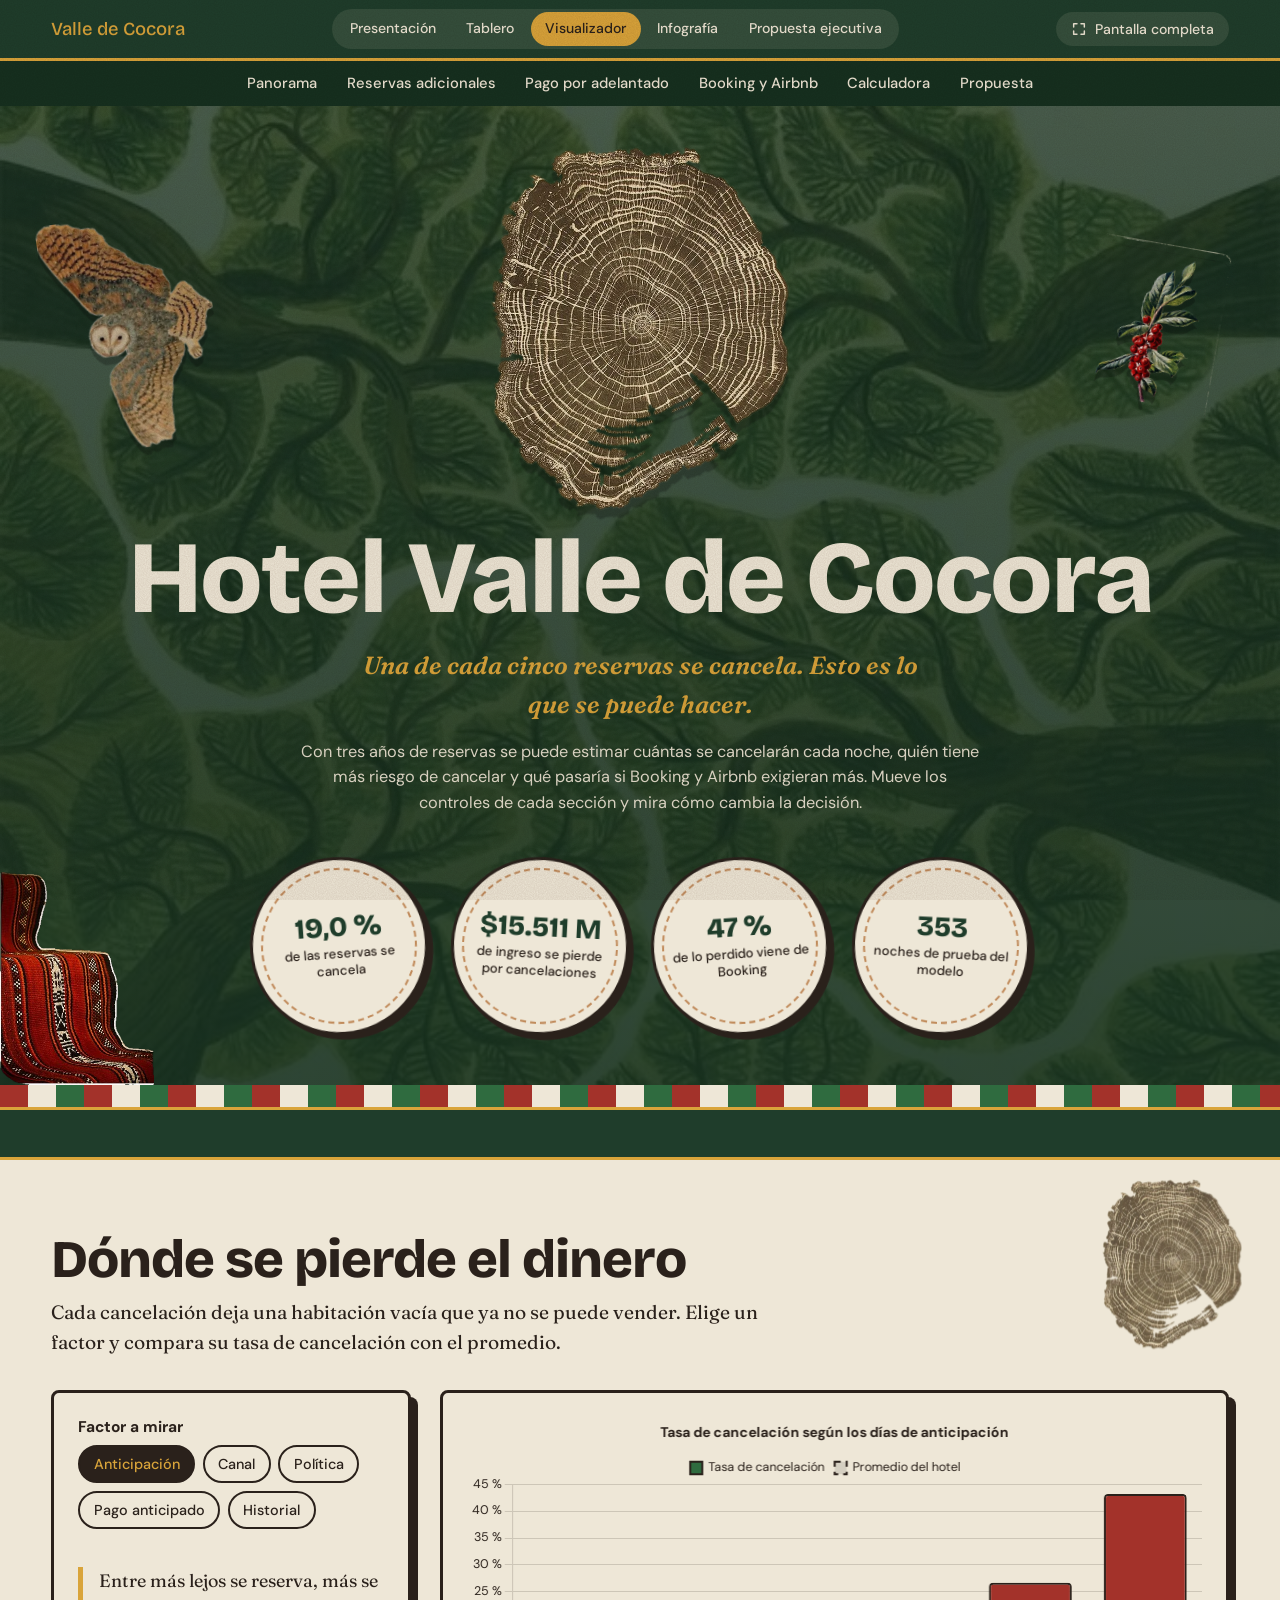
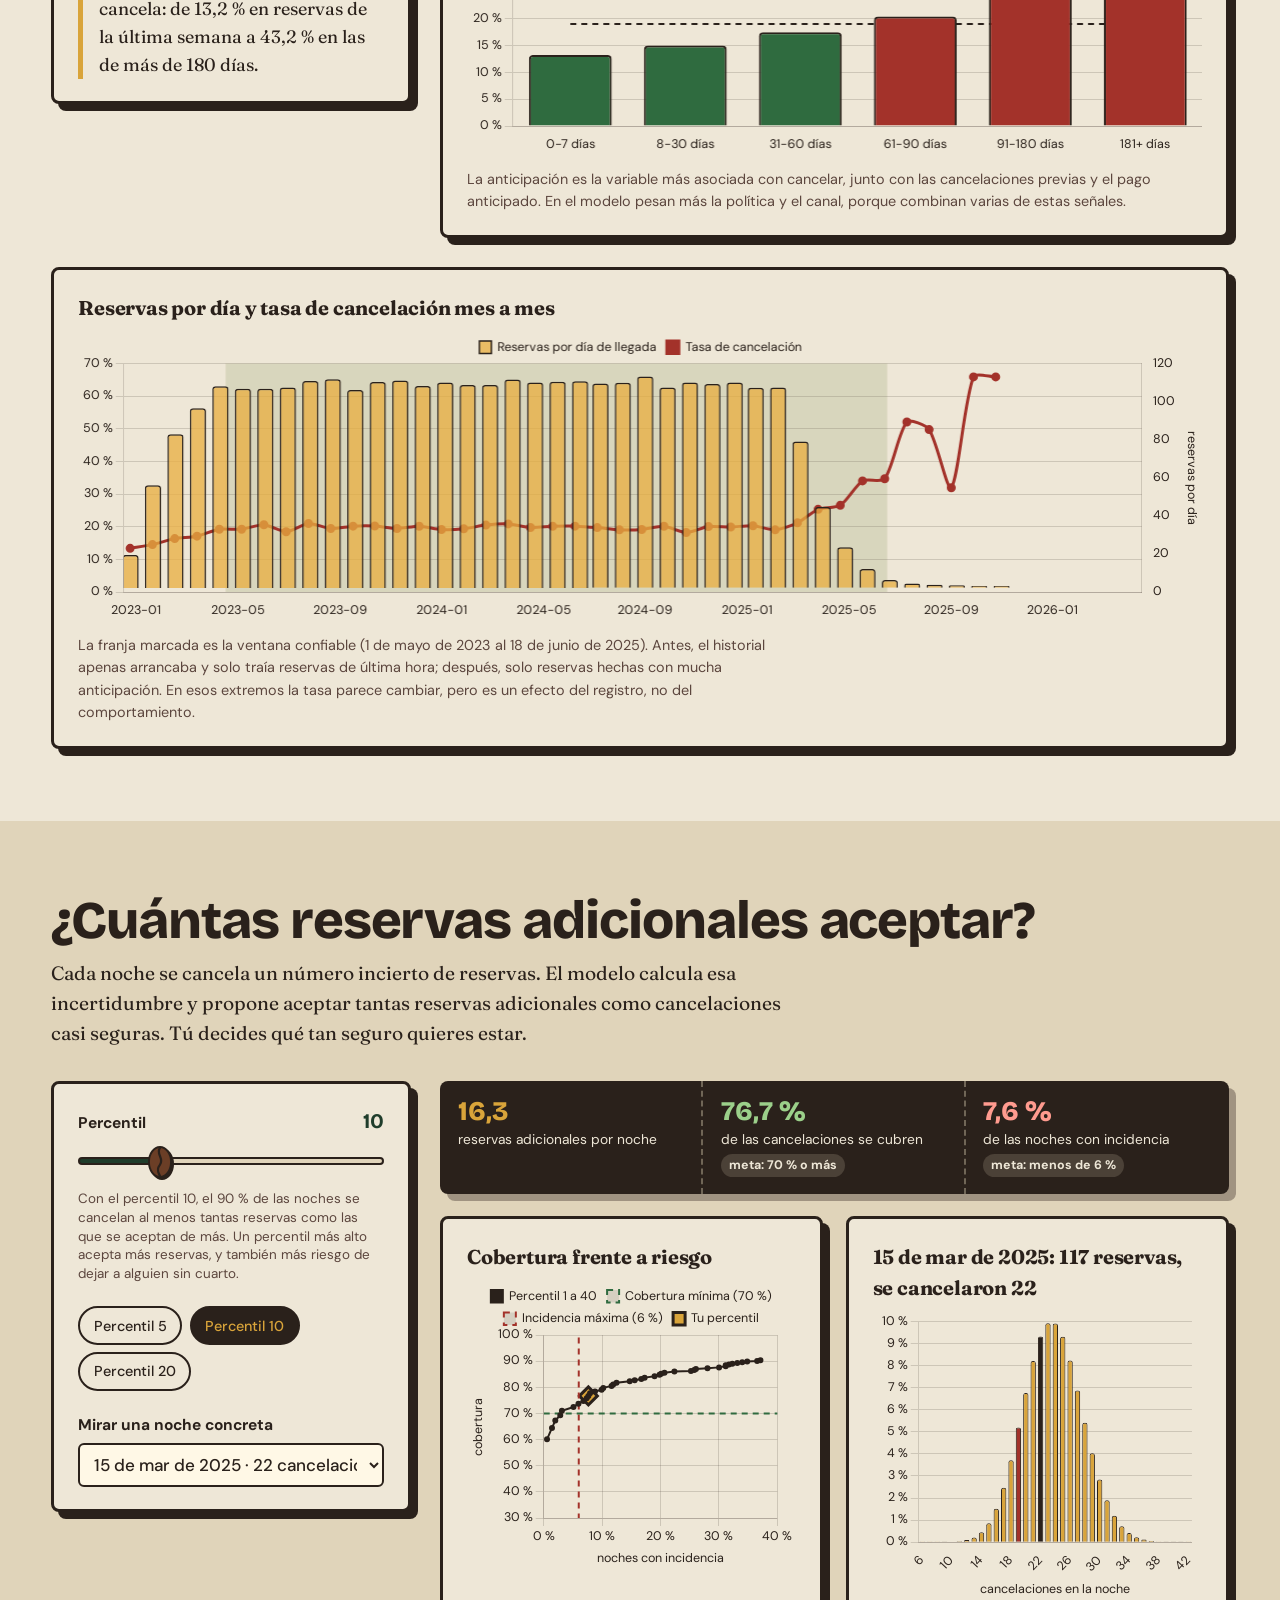
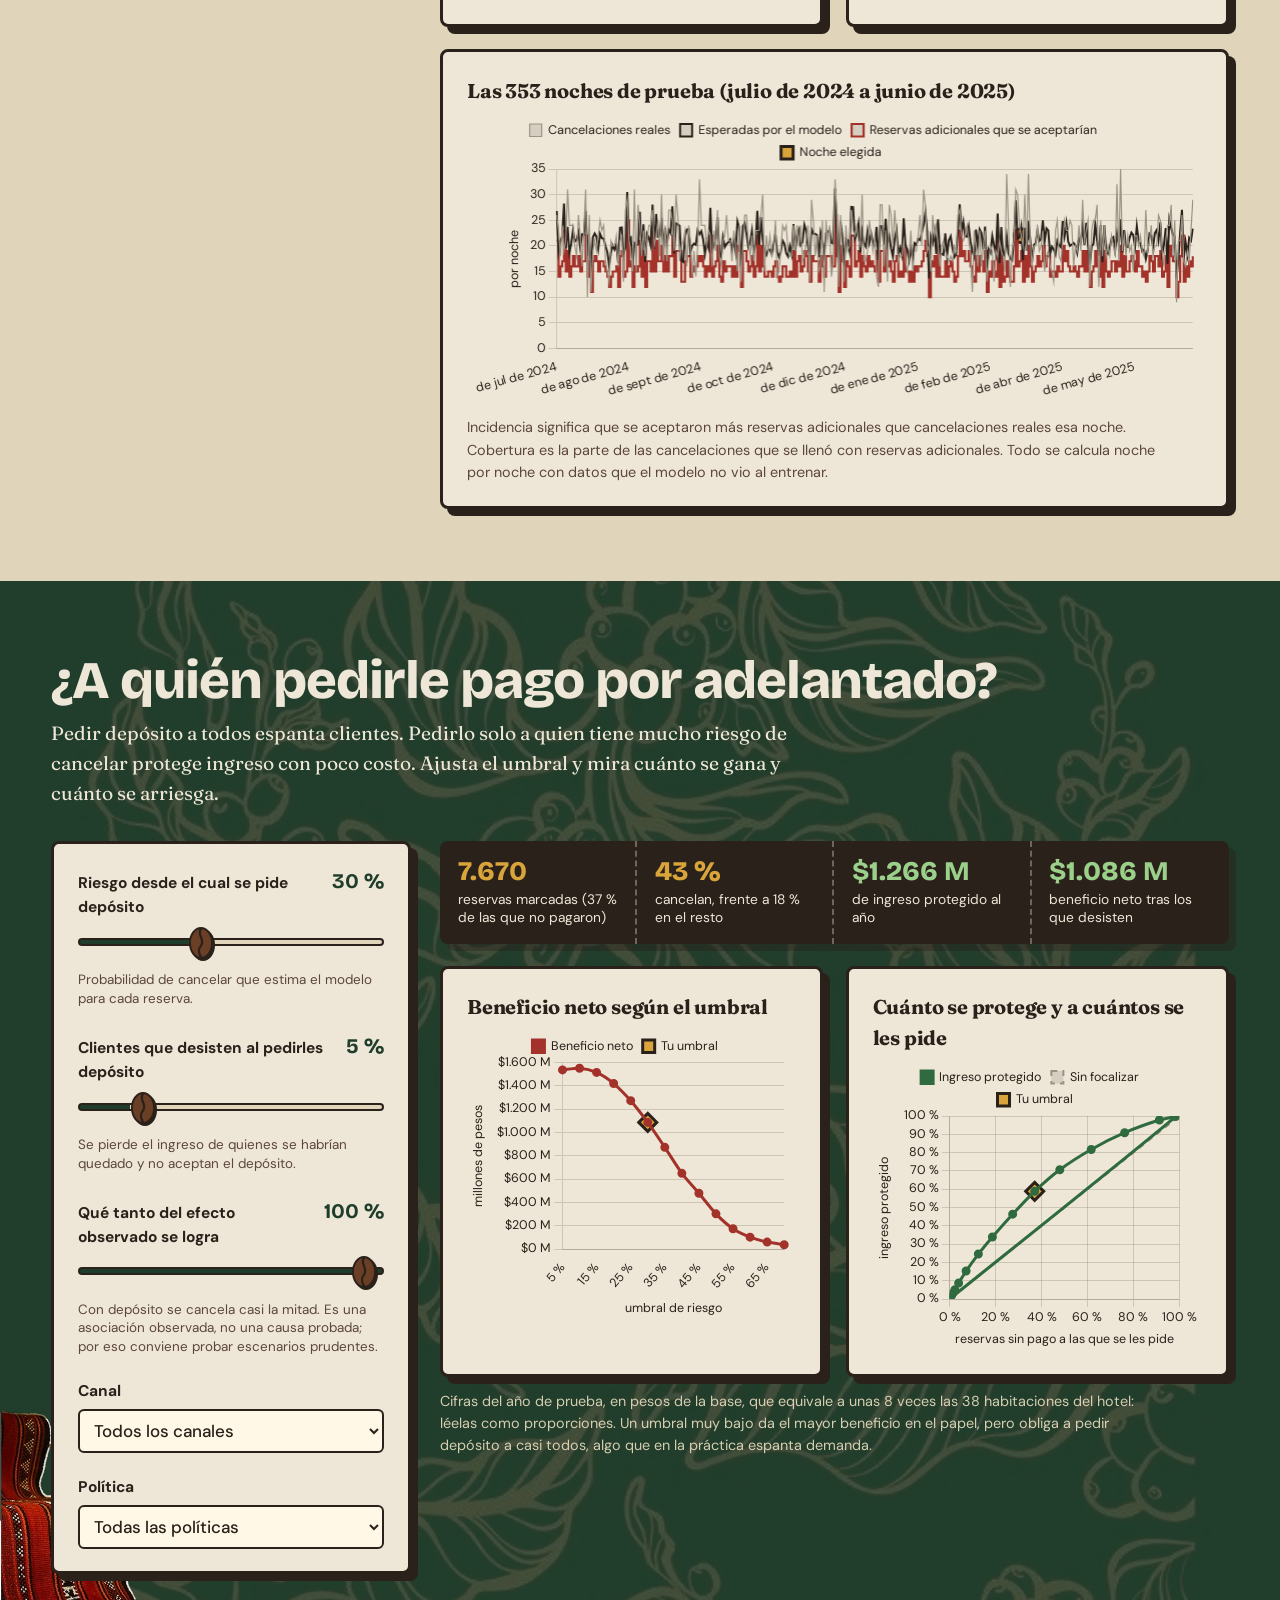
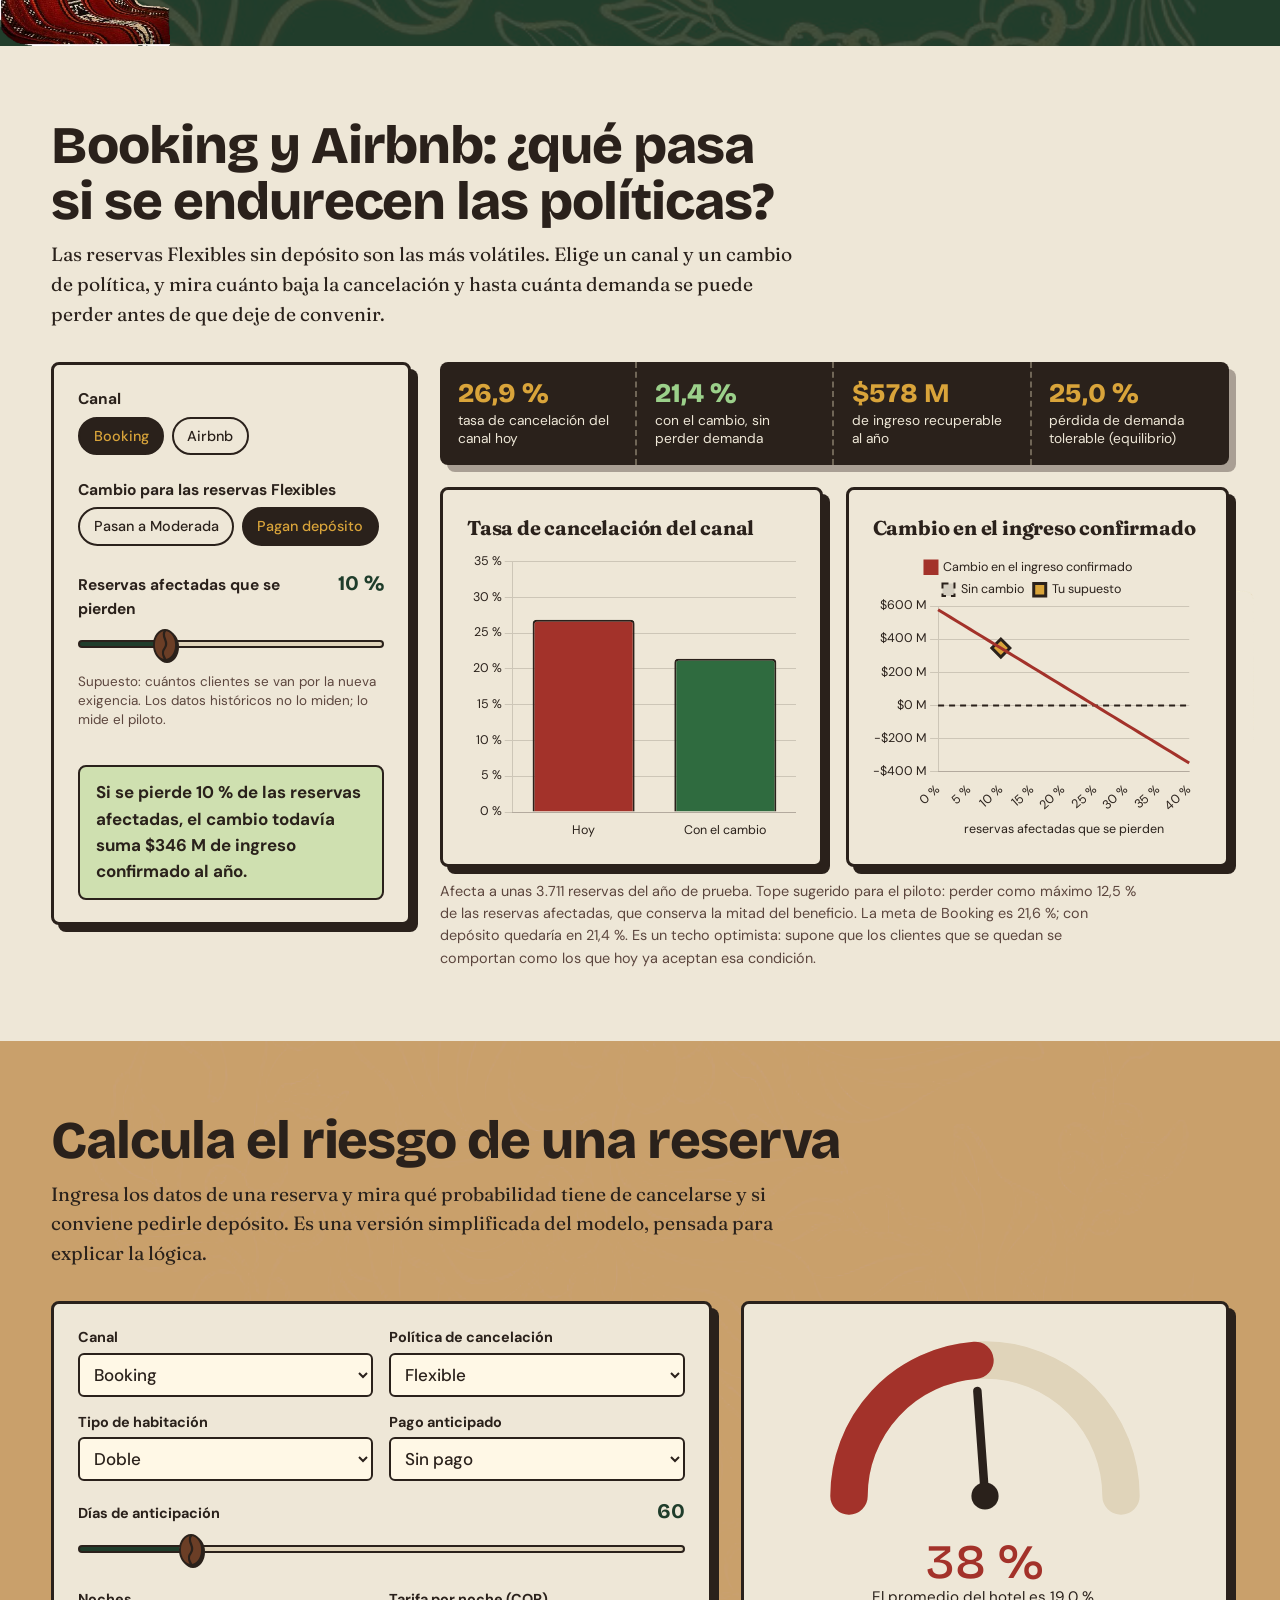
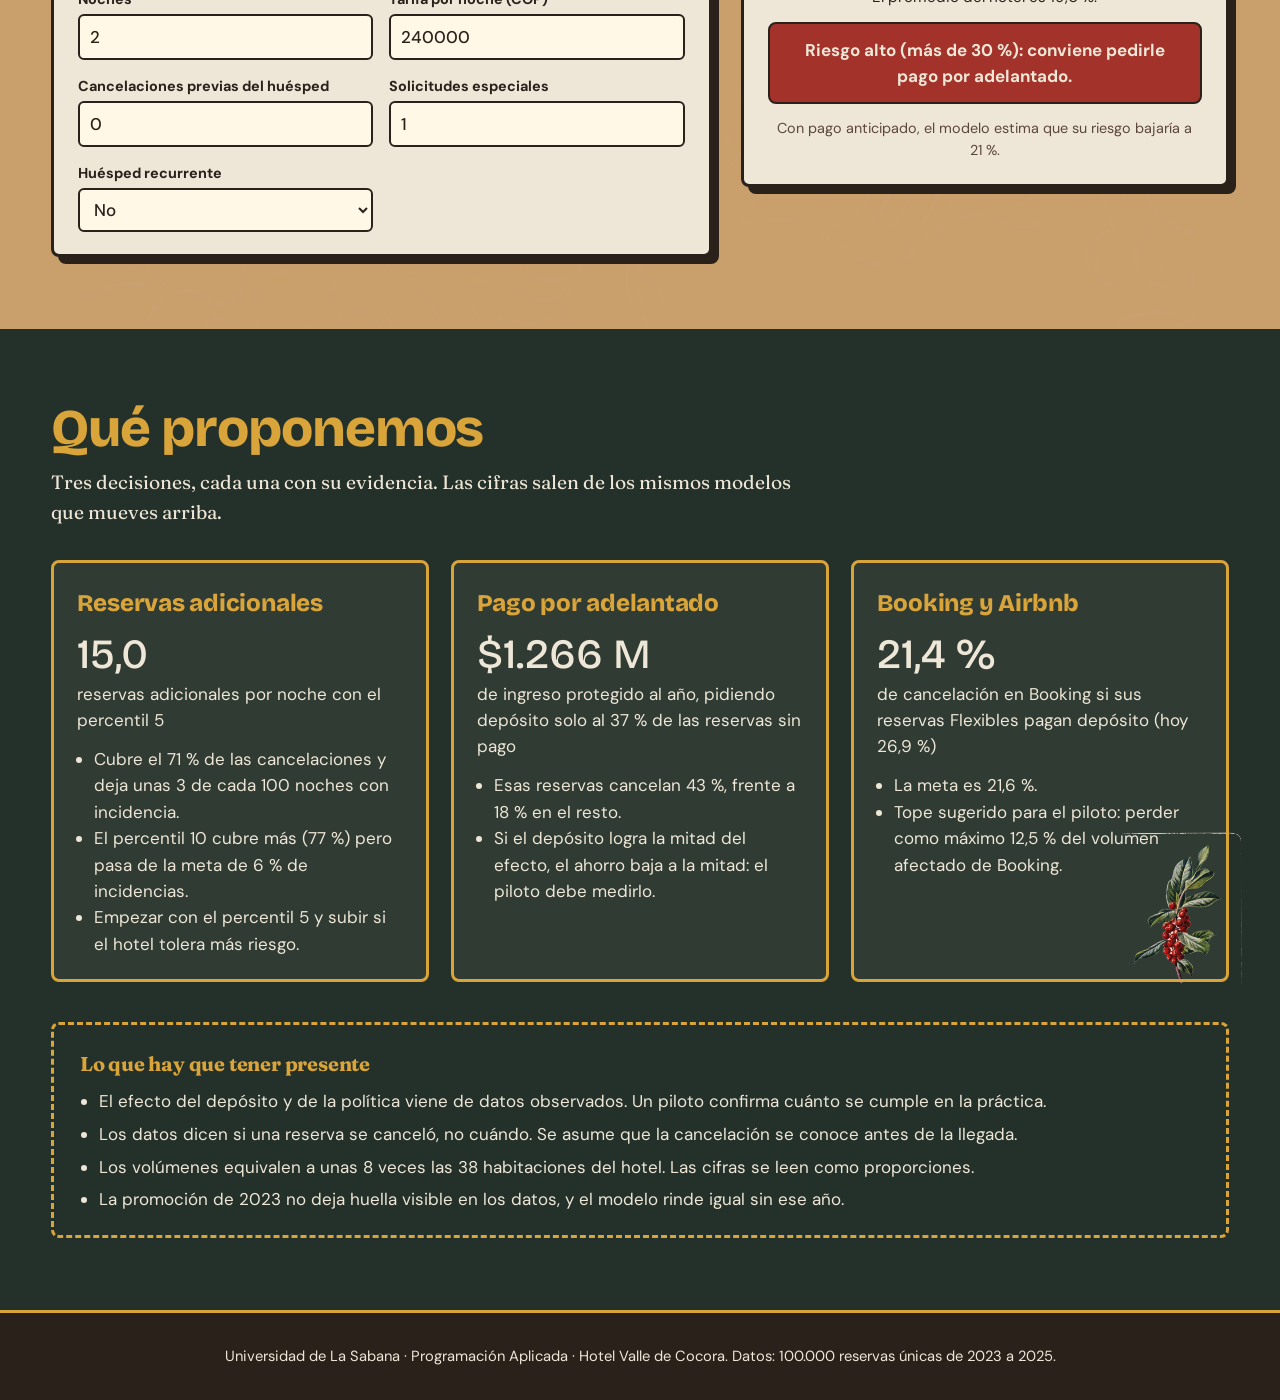
<file: visuales/visualizador.html>
<!doctype html>
<html lang="es">
<head>
<meta charset="utf-8">
<meta name="viewport" content="width=device-width,initial-scale=1">
<title>Hotel Valle de Cocora · Cancelaciones de reservas</title>
<meta name="description" content="Visualizador interactivo: cuántas reservas adicionales aceptar, a quién pedirle depósito y qué política ajustar en Booking y Airbnb.">
<link rel="stylesheet" href="../assets/css/viz.css">
<link rel="stylesheet" href="../assets/css/nav.css">
</head>
<body>
<header class="barra"><a class="logo" href="#inicio">Valle de Cocora</a><nav class="entregables" aria-label="Entregables"><a href="../index.html#s1" data-e="pres">Presentación</a><a href="../index.html#tablero" data-e="tab">Tablero</a><a href="visualizador.html" data-e="viz" aria-current="page">Visualizador</a><a href="infografia.html" data-e="info">Infografía</a><a href="propuesta.html" data-e="prop">Propuesta ejecutiva</a></nav></header>
<nav class="subnav" aria-label="Secciones del visualizador">
    <a href="#panorama">Panorama</a>
    <a href="#p1">Reservas adicionales</a>
    <a href="#p2">Pago por adelantado</a>
    <a href="#p3">Booking y Airbnb</a>
    <a href="#calculadora">Calculadora</a>
    <a href="#propuesta">Propuesta</a>
  </nav>

<main>
<section id="inicio" class="hero">
  <img class="h-buho deco" data-par="0.05" src="../assets/img/buho.webp" alt="">
  <img class="h-ruana" src="../assets/img/ruana.webp" alt="">
  <img class="h-cerezas deco" data-par="-0.05" src="../assets/img/cerezas.webp" alt="">
  <img class="h-craneo" src="../assets/img/anillos.webp" alt="Anillos de crecimiento de un árbol">
  <h1>Hotel Valle de Cocora</h1>
  <p class="hero-sub">Una de cada cinco reservas se cancela. Esto es lo que se puede hacer.</p>
  <p class="hero-nota">Con tres años de reservas se puede estimar cuántas se cancelarán cada noche, quién tiene más riesgo de cancelar y qué pasaría si Booking y Airbnb exigieran más. Mueve los controles de cada sección y mira cómo cambia la decisión.</p>
  <div class="sellos" id="sellos">
    <div class="sello" style="--i:0"><b data-cuenta="19.0" data-f="pct">0</b><span>de las reservas se cancela</span></div>
    <div class="sello" style="--i:1"><b data-cuenta="15511" data-f="mm">0</b><span>de ingreso se pierde por cancelaciones</span></div>
    <div class="sello" style="--i:2"><b data-cuenta="47" data-f="ent">0</b><span>de lo perdido viene de Booking</span></div>
    <div class="sello" style="--i:3"><b data-cuenta="353" data-f="ent0">0</b><span>noches de prueba del modelo</span></div>
  </div>
</section>

<div class="cinta" aria-hidden="true"><div id="cinta"></div></div>

<section id="panorama" class="bloque s-crema">
  <img class="deco" data-par="0.04" src="../assets/img/anillos.webp" alt="" style="right:3%;top:5%;width:min(11vw,140px);opacity:.85">
  <div class="envoltura">
    <h2>Dónde se pierde el dinero</h2>
    <p class="bajada">Cada cancelación deja una habitación vacía que ya no se puede vender. Elige un factor y compara su tasa de cancelación con el promedio.</p>
    <div class="rejilla">
      <div class="tablero cartel">
        <div class="control">
          <div class="etq">Factor a mirar</div>
          <div class="fichas" id="fichasPan" role="group" aria-label="Factor">
            <button class="ficha" aria-pressed="true" data-k="antic">Anticipación</button>
            <button class="ficha" aria-pressed="false" data-k="canal">Canal</button>
            <button class="ficha" aria-pressed="false" data-k="politica">Política</button>
            <button class="ficha" aria-pressed="false" data-k="deposito">Pago anticipado</button>
            <button class="ficha" aria-pressed="false" data-k="previas">Historial</button>
          </div>
        </div>
        <p class="lectura" id="lecturaPan"></p>
      </div>
      <div class="cartel">
        <div class="graf alto"><canvas id="cPan"></canvas></div>
        <p class="nota" id="notaPan"></p>
      </div>
    </div>
    <div class="cartel" style="margin-top:1.8rem">
      <h3>Reservas por día y tasa de cancelación mes a mes</h3>
      <div class="graf"><canvas id="cMes"></canvas></div>
      <p class="nota">La franja marcada es la ventana confiable (1 de mayo de 2023 al 18 de junio de 2025). Antes, el historial apenas arrancaba y solo traía reservas de última hora; después, solo reservas hechas con mucha anticipación. En esos extremos la tasa parece cambiar, pero es un efecto del registro, no del comportamiento.</p>
    </div>
  </div>
</section>

<section id="p1" class="bloque s-osc">
  <div class="envoltura">
    <h2>¿Cuántas reservas adicionales aceptar?</h2>
    <p class="bajada">Cada noche se cancela un número incierto de reservas. El modelo calcula esa incertidumbre y propone aceptar tantas reservas adicionales como cancelaciones casi seguras. Tú decides qué tan seguro quieres estar.</p>
    <div class="rejilla">
      <div class="tablero cartel">
        <div class="control">
          <label for="qP1">Percentil <output id="oQ">10</output></label>
          <input type="range" id="qP1" min="1" max="40" step="1" value="10">
          <small>Con el percentil 10, el 90 % de las noches se cancelan al menos tantas reservas como las que se aceptan de más. Un percentil más alto acepta más reservas, y también más riesgo de dejar a alguien sin cuarto.</small>
        </div>
        <div class="fichas" role="group" aria-label="Atajos">
          <button class="ficha" data-q="5" aria-pressed="false">Percentil 5</button>
          <button class="ficha" data-q="10" aria-pressed="true">Percentil 10</button>
          <button class="ficha" data-q="20" aria-pressed="false">Percentil 20</button>
        </div>
        <div class="control">
          <label for="selNoche">Mirar una noche concreta</label>
          <select id="selNoche"></select>
        </div>
      </div>
      <div>
        <div class="recibo" id="reciboP1" aria-live="polite">
          <div><b id="vExtra">0</b><span>reservas adicionales por noche</span></div>
          <div id="bCob"><b id="vCob">0</b><span>de las cancelaciones se cubren</span><em>meta: 70 % o más</em></div>
          <div id="bInc"><b id="vInc">0</b><span>de las noches con incidencia</span><em>meta: menos de 6 %</em></div>
        </div>
        <div class="dos">
          <div class="cartel"><h3>Cobertura frente a riesgo</h3><div class="graf"><canvas id="cCurva"></canvas></div></div>
          <div class="cartel"><h3 id="tNoche">Una noche, en detalle</h3><div class="graf"><canvas id="cNoche"></canvas></div></div>
        </div>
        <div class="cartel" style="margin-top:1.4rem"><h3>Las 353 noches de prueba (julio de 2024 a junio de 2025)</h3><div class="graf"><canvas id="cSerie"></canvas></div>
        <p class="nota">Incidencia significa que se aceptaron más reservas adicionales que cancelaciones reales esa noche. Cobertura es la parte de las cancelaciones que se llenó con reservas adicionales. Todo se calcula noche por noche con datos que el modelo no vio al entrenar.</p></div>
      </div>
    </div>
  </div>
</section>

<section id="p2" class="bloque s-roja">
  <img class="deco" src="../assets/img/ruana.webp" alt="" style="left:0;bottom:0;width:min(14vw,170px)">
  <div class="envoltura">
    <h2>¿A quién pedirle pago por adelantado?</h2>
    <p class="bajada">Pedir depósito a todos espanta clientes. Pedirlo solo a quien tiene mucho riesgo de cancelar protege ingreso con poco costo. Ajusta el umbral y mira cuánto se gana y cuánto se arriesga.</p>
    <div class="rejilla">
      <div class="tablero cartel">
        <div class="control">
          <label for="uP2">Riesgo desde el cual se pide depósito <output id="oU">30 %</output></label>
          <input type="range" id="uP2" min="5" max="70" step="5" value="30">
          <small>Probabilidad de cancelar que estima el modelo para cada reserva.</small>
        </div>
        <div class="control">
          <label for="gP2">Clientes que desisten al pedirles depósito <output id="oG">5 %</output></label>
          <input type="range" id="gP2" min="0" max="30" step="1" value="5">
          <small>Se pierde el ingreso de quienes se habrían quedado y no aceptan el depósito.</small>
        </div>
        <div class="control">
          <label for="eP2">Qué tanto del efecto observado se logra <output id="oE">100 %</output></label>
          <input type="range" id="eP2" min="25" max="100" step="25" value="100">
          <small>Con depósito se cancela casi la mitad. Es una asociación observada, no una causa probada; por eso conviene probar escenarios prudentes.</small>
        </div>
        <div class="control"><label for="fCanal">Canal</label><select id="fCanal"></select></div>
        <div class="control"><label for="fPol">Política</label><select id="fPol"></select></div>
      </div>
      <div>
        <div class="recibo" aria-live="polite">
          <div><b id="v2n">0</b><span id="v2np">de las reservas sin pago</span></div>
          <div><b id="v2t">0</b><span>cancelan, frente a <span id="v2r" style="display:inline"></span> en el resto</span></div>
          <div class="ok"><b id="v2p">0</b><span>de ingreso protegido al año</span></div>
          <div id="v2nb"><b id="v2neto">0</b><span>beneficio neto tras los que desisten</span></div>
        </div>
        <div class="dos">
          <div class="cartel"><h3>Beneficio neto según el umbral</h3><div class="graf"><canvas id="cNeto"></canvas></div></div>
          <div class="cartel"><h3>Cuánto se protege y a cuántos se les pide</h3><div class="graf"><canvas id="cLift"></canvas></div></div>
        </div>
        <p class="nota">Cifras del año de prueba, en pesos de la base, que equivale a unas 8 veces las 38 habitaciones del hotel: léelas como proporciones. Un umbral muy bajo da el mayor beneficio en el papel, pero obliga a pedir depósito a casi todos, algo que en la práctica espanta demanda.</p>
      </div>
    </div>
  </div>
</section>

<section id="p3" class="bloque s-crema">
  <img class="deco" data-par="0.05" src="../assets/img/cerezas.webp" alt="" style="right:2%;bottom:30px;width:min(10vw,120px)">
  <div class="envoltura">
    <h2>Booking y Airbnb: ¿qué pasa si se endurecen las políticas?</h2>
    <p class="bajada">Las reservas Flexibles sin depósito son las más volátiles. Elige un canal y un cambio de política, y mira cuánto baja la cancelación y hasta cuánta demanda se puede perder antes de que deje de convenir.</p>
    <div class="rejilla">
      <div class="tablero cartel">
        <div class="control"><div class="etq">Canal</div>
          <div class="fichas" id="fCan3" role="group"><button class="ficha" data-v="Booking" aria-pressed="true">Booking</button><button class="ficha" data-v="Airbnb" aria-pressed="false">Airbnb</button></div></div>
        <div class="control"><div class="etq">Cambio para las reservas Flexibles</div>
          <div class="fichas" id="fEsc3" role="group"><button class="ficha" data-v="mod" aria-pressed="false">Pasan a Moderada</button><button class="ficha" data-v="dep" aria-pressed="true">Pagan depósito</button></div></div>
        <div class="control">
          <label for="gP3">Reservas afectadas que se pierden <output id="oG3">10 %</output></label>
          <input type="range" id="gP3" min="0" max="40" step="1" value="10">
          <small>Supuesto: cuántos clientes se van por la nueva exigencia. Los datos históricos no lo miden; lo mide el piloto.</small>
        </div>
        <div class="veredicto" id="ver3"></div>
      </div>
      <div>
        <div class="recibo" aria-live="polite">
          <div><b id="v3a">0</b><span>tasa de cancelación del canal hoy</span></div>
          <div class="ok"><b id="v3b">0</b><span>con el cambio, sin perder demanda</span></div>
          <div><b id="v3c">0</b><span>de ingreso recuperable al año</span></div>
          <div><b id="v3d">0</b><span>pérdida de demanda tolerable (equilibrio)</span></div>
        </div>
        <div class="dos">
          <div class="cartel"><h3>Tasa de cancelación del canal</h3><div class="graf"><canvas id="c3a"></canvas></div></div>
          <div class="cartel"><h3>Cambio en el ingreso confirmado</h3><div class="graf"><canvas id="c3b"></canvas></div></div>
        </div>
        <p class="nota" id="nota3"></p>
      </div>
    </div>
  </div>
</section>

<section id="calculadora" class="bloque s-naranja">
  <img class="deco" data-par="-0.06" src="../assets/img/buho.webp" alt="" style="right:3%;top:30px;width:min(12vw,150px);rotate:8deg">
  <div class="envoltura">
    <h2>Calcula el riesgo de una reserva</h2>
    <p class="bajada" style="color:var(--tinta)">Ingresa los datos de una reserva y mira qué probabilidad tiene de cancelarse y si conviene pedirle depósito. Es una versión simplificada del modelo, pensada para explicar la lógica.</p>
    <div class="rejilla" style="grid-template-columns:1.15fr .85fr">
      <div class="cartel">
        <div class="formu">
          <div class="campo"><label for="kCanal">Canal</label><select id="kCanal"></select></div>
          <div class="campo"><label for="kPol">Política de cancelación</label><select id="kPol"></select></div>
          <div class="campo"><label for="kHab">Tipo de habitación</label><select id="kHab"></select></div>
          <div class="campo"><label for="kDep">Pago anticipado</label><select id="kDep"><option value="0">Sin pago</option><option value="1">Con pago</option></select></div>
          <div class="campo ancho control"><label for="kAnt">Días de anticipación <output id="oAnt">60</output></label><input type="range" id="kAnt" min="0" max="365" value="60"></div>
          <div class="campo"><label for="kNoc">Noches</label><input type="number" id="kNoc" min="1" max="14" value="2"></div>
          <div class="campo"><label for="kTar">Tarifa por noche (COP)</label><input type="number" id="kTar" min="100000" max="600000" step="5000" value="240000"></div>
          <div class="campo"><label for="kPrev">Cancelaciones previas del huésped</label><input type="number" id="kPrev" min="0" max="5" value="0"></div>
          <div class="campo"><label for="kSol">Solicitudes especiales</label><input type="number" id="kSol" min="0" max="5" value="1"></div>
          <div class="campo"><label for="kRec">Huésped recurrente</label><select id="kRec"><option value="0">No</option><option value="1">Sí</option></select></div>
        </div>
      </div>
      <div class="cartel medidor" aria-live="polite">
        <svg viewBox="0 0 200 120" role="img" aria-label="Medidor de riesgo">
          <path d="M20 100 A80 80 0 0 1 180 100" fill="none" stroke="#E0D4BA" stroke-width="22" stroke-linecap="round"/>
          <path id="arco" d="M20 100 A80 80 0 0 1 180 100" fill="none" stroke="#A3322A" stroke-width="22" stroke-linecap="round" stroke-dasharray="251" stroke-dashoffset="251" style="transition:stroke-dashoffset .6s cubic-bezier(.3,1.3,.5,1)"/>
          <line id="aguja" x1="100" y1="100" x2="100" y2="38" stroke="#2A211B" stroke-width="5" stroke-linecap="round" style="transform-origin:100px 100px;transition:transform .6s cubic-bezier(.3,1.5,.5,1)"/>
          <circle cx="100" cy="100" r="8" fill="#2A211B"/>
        </svg>
        <div class="p" id="kP">0 %</div>
        <div style="font-size:.95rem" id="kProm"></div>
        <div class="veredicto" id="kVer"></div>
        <p class="nota" id="kDepNota"></p>
      </div>
    </div>
  </div>
</section>

<section id="propuesta" class="bloque s-tinta">
  <img class="deco" data-par="0.04" src="../assets/img/cerezas.webp" alt="" style="right:3%;bottom:40px;width:min(10vw,120px)">
  
  <div class="envoltura">
    <h2 style="color:var(--mostaza)">Qué proponemos</h2>
    <p class="bajada">Tres decisiones, cada una con su evidencia. Las cifras salen de los mismos modelos que mueves arriba.</p>
    <div class="tres">
      <article>
        <h3>Reservas adicionales</h3>
        <div class="cifra" id="pr1">0</div><div>reservas adicionales por noche con el percentil 5</div>
        <ul><li>Cubre el 71 % de las cancelaciones y deja unas 3 de cada 100 noches con incidencia.</li><li>El percentil 10 cubre más (77 %) pero pasa de la meta de 6 % de incidencias.</li><li>Empezar con el percentil 5 y subir si el hotel tolera más riesgo.</li></ul>
      </article>
      <article>
        <h3>Pago por adelantado</h3>
        <div class="cifra" id="pr2">0</div><div>de ingreso protegido al año, pidiendo depósito solo al 37 % de las reservas sin pago</div>
        <ul><li>Esas reservas cancelan 43 %, frente a 18 % en el resto.</li><li>Si el depósito logra la mitad del efecto, el ahorro baja a la mitad: el piloto debe medirlo.</li></ul>
      </article>
      <article>
        <h3>Booking y Airbnb</h3>
        <div class="cifra" id="pr3">0</div><div>de cancelación en Booking si sus reservas Flexibles pagan depósito (hoy 26,9 %)</div>
        <ul><li>La meta es 21,6 %.</li><li>Tope sugerido para el piloto: perder como máximo 12,5 % del volumen afectado de Booking.</li></ul>
      </article>
    </div>
    <div class="limites">
      <h3 style="color:var(--mostaza)">Lo que hay que tener presente</h3>
      <ul>
        <li>El efecto del depósito y de la política viene de datos observados. Un piloto confirma cuánto se cumple en la práctica.</li>
        <li>Los datos dicen si una reserva se canceló, no cuándo. Se asume que la cancelación se conoce antes de la llegada.</li>
        <li>Los volúmenes equivalen a unas 8 veces las 38 habitaciones del hotel. Las cifras se leen como proporciones.</li>
        <li>La promoción de 2023 no deja huella visible en los datos, y el modelo rinde igual sin ese año.</li>
      </ul>
    </div>
  </div>
</section>
</main>
<footer class="pie">Universidad de La Sabana · Programación Aplicada · Hotel Valle de Cocora. Datos: 100.000 reservas únicas de 2023 a 2025.</footer>

<script src="../assets/vendor/chart.umd.js"></script>
<script src="../assets/data/datos.js"></script>
<script src="../assets/js/viz.js"></script>
<script src="../assets/js/pantalla.js"></script>
</body>
</html>
</file>
<file: assets/css/pres.css>
@font-face{font-family:"Bricolage";font-weight:500;src:url(../fonts/bricolage-grotesque-latin-500-normal.woff2) format("woff2");font-display:swap}
@font-face{font-family:"Bricolage";font-weight:700;src:url(../fonts/bricolage-grotesque-latin-700-normal.woff2) format("woff2");font-display:swap}
@font-face{font-family:"Bricolage";font-weight:800;src:url(../fonts/bricolage-grotesque-latin-800-normal.woff2) format("woff2");font-display:swap}
@font-face{font-family:"Fraunces";font-style:normal;font-weight:400;src:url(../fonts/fraunces-latin-400-normal.woff2) format("woff2");font-display:swap}
@font-face{font-family:"Fraunces";font-style:normal;font-weight:700;src:url(../fonts/fraunces-latin-700-normal.woff2) format("woff2");font-display:swap}
@font-face{font-family:"Fraunces";font-style:italic;font-weight:600;src:url(../fonts/fraunces-latin-600-italic.woff2) format("woff2");font-display:swap}
@font-face{font-family:"DM Sans";font-weight:400;src:url(../fonts/dm-sans-latin-400-normal.woff2) format("woff2");font-display:swap}
@font-face{font-family:"DM Sans";font-weight:500;src:url(../fonts/dm-sans-latin-500-normal.woff2) format("woff2");font-display:swap}
@font-face{font-family:"DM Sans";font-weight:700;src:url(../fonts/dm-sans-latin-700-normal.woff2) format("woff2");font-display:swap}
:root{--cereza:#A3322A;--cobre:#C08A5A;--teja:#1F3D2B;--teja-osc:#16301F;--naranja:#C9A06B;--mostaza:#D9A43A;--crema:#EEE7D7;--crema-osc:#E0D4BA;--tinta:#2A211B;--oliva:#2F6B3F;--display:"Bricolage","Fraunces",sans-serif;--serif:"Fraunces",Georgia,serif;--sans:"DM Sans",system-ui,sans-serif}
*{box-sizing:border-box;margin:0;padding:0}
html,body{height:100%}
body{font-family:var(--sans);background:var(--tinta);color:var(--tinta);overflow:hidden}
button{font:inherit;cursor:pointer}
:focus-visible{outline:3px solid var(--mostaza);outline-offset:3px;border-radius:4px}
.grano::after{content:"";position:absolute;inset:0;pointer-events:none;opacity:.2;mix-blend-mode:multiply;z-index:5;
 background-image:url("data:image/svg+xml;utf8,<svg xmlns='http://www.w3.org/2000/svg' width='220' height='220'><filter id='n'><feTurbulence type='fractalNoise' baseFrequency='.9' numOctaves='2' stitchTiles='stitch'/><feColorMatrix values='0 0 0 0 .2  0 0 0 0 .12  0 0 0 0 .08  0 0 0 .9 0'/></filter><rect width='100%' height='100%' filter='url(%23n)'/></svg>")}

/* barra superior */
.top{position:fixed;inset:0 0 auto 0;height:52px;z-index:50;display:flex;align-items:center;justify-content:space-between;padding:0 18px;background:var(--tinta);color:var(--crema);border-bottom:3px solid var(--mostaza)}
.top .marca{font-family:var(--display);color:var(--mostaza);font-size:1.05rem}
.modos{display:flex;background:rgba(244,231,201,.1);border-radius:99px;padding:3px}
.modos button{border:0;background:none;color:var(--crema);padding:.38rem 1rem;border-radius:99px;font-weight:500;font-size:.9rem}
.modos button[aria-pressed=true]{background:var(--mostaza);color:var(--tinta)}
.top .ayuda{font-size:.8rem;opacity:.7}

/* ===== PRESENTACIÓN ===== */
#vista-pres{position:fixed;inset:52px 0 72px 0;display:grid;place-items:center}
.escenario{width:1280px;height:720px;position:relative;transform-origin:center;flex:none}
.slide{position:absolute;inset:0;overflow:hidden;background:var(--crema);opacity:0;visibility:hidden;transform:translateX(40px);transition:opacity .45s ease,transform .55s cubic-bezier(.2,.9,.3,1),visibility 0s .5s;padding:64px 80px;box-shadow:0 20px 60px rgba(0,0,0,.45)}
.slide.activa{opacity:1;visibility:visible;transform:none;transition:opacity .45s ease,transform .55s cubic-bezier(.2,.9,.3,1)}
.slide.antes{transform:translateX(-40px)}
.slide.roja{background:var(--teja);color:var(--crema)}
.slide.roja::before,.slide.naranja::before{content:"";position:absolute;inset:0;background:url(../img/patron.jpg) center/cover;mix-blend-mode:lighten;opacity:.4}
.slide.naranja{background:var(--naranja)}
.slide.tinta{background:var(--tinta);color:var(--crema)}
.slide.osc{background:var(--crema-osc)}
.slide>*{position:relative;z-index:2}
.slide h2{font-family:var(--display);font-weight:800;font-size:50px;line-height:1.05;margin-bottom:14px;text-wrap:balance}
.slide .bajada{font-family:var(--serif);font-size:22px;line-height:1.4;max-width:46ch;margin-bottom:26px}
.slide .num{position:absolute;right:28px;bottom:20px;font-size:13px;opacity:.6;z-index:6}
.slide .fuente{position:absolute;left:80px;bottom:22px;font-size:12.5px;opacity:.7;z-index:6;max-width:900px}
.deco{position:absolute;pointer-events:none;z-index:1}
.dos{display:grid;grid-template-columns:1fr 1fr;gap:34px;align-items:start}
.dos.a{grid-template-columns:.85fr 1.15fr}
.caja{background:var(--crema);color:var(--tinta);border:3px solid var(--tinta);box-shadow:6px 6px 0 var(--tinta);border-radius:8px;padding:18px 20px}
.graf{position:relative;height:330px}
.grande{font-family:var(--display);font-size:96px;line-height:1;color:var(--mostaza);}
.lista{list-style:none;display:grid;gap:14px;font-size:20px;line-height:1.35}
.lista li{padding-left:34px;position:relative}
.lista li::before{content:"";position:absolute;left:0;top:3px;width:22px;height:21px;background:url(../img/grano.svg) center/contain no-repeat}
.reco{margin-top:18px;background:var(--tinta);color:var(--crema);border-radius:8px;padding:14px 18px;font-size:18px;line-height:1.4}
.reco b{color:var(--mostaza)}

/* portada */
.portada{text-align:center;padding-top:30px}
.portada .craneo{width:560px;margin:0 auto -18px;filter:drop-shadow(0 16px 0 rgba(42,27,23,.3))}
.slide.activa .craneo{animation:cae 1s cubic-bezier(.2,1.4,.4,1) both}
@keyframes cae{from{opacity:0;transform:translateY(-110px) rotate(-8deg) scale(.85)}to{opacity:1;transform:none}}
.portada h1{font-family:var(--display);font-weight:800;font-size:92px;line-height:.95;}
.portada p{font-family:var(--serif);font-style:italic;font-weight:600;font-size:26px;margin-top:18px}
.portada small{display:block;margin-top:18px;font-size:15px;opacity:.9}
.cinta-b{position:absolute;left:0;right:0;bottom:0;height:20px;background:repeating-linear-gradient(90deg,var(--mostaza) 0 26px,var(--tinta) 26px 52px,var(--crema) 52px 78px);z-index:3}

/* sellos */
.sellos{display:flex;gap:26px;margin-top:10px}
.sello{width:220px;height:220px;border-radius:50%;background:var(--crema);color:var(--tinta);border:3px solid var(--tinta);box-shadow:6px 6px 0 var(--tinta);display:grid;place-content:center;text-align:center;padding:20px;position:relative}
.sello::before{content:"";position:absolute;inset:9px;border-radius:50%;border:2px dashed var(--teja)}
.sello b{font-family:var(--display);font-weight:800;font-size:32px;white-space:nowrap;color:var(--teja);line-height:1.05}
.sello span{font-size:15px;font-weight:500;line-height:1.3;margin-top:6px}
.slide.activa .sello{animation:sella .55s cubic-bezier(.2,1.5,.5,1) both;animation-delay:calc(var(--i)*.15s + .25s)}
@keyframes sella{from{opacity:0;scale:1.8}to{opacity:1;scale:1}}
.sello:nth-child(odd){rotate:-4deg}.sello:nth-child(even){rotate:3deg}

/* preguntas */
.preguntas{display:grid;grid-template-columns:repeat(3,1fr);gap:26px;margin-top:10px}
.preguntas article{background:var(--crema);color:var(--tinta);border:3px solid var(--tinta);box-shadow:6px 6px 0 var(--tinta);border-radius:8px;padding:22px;min-height:330px;position:relative}
.preguntas img{height:86px;margin-bottom:12px}
.preguntas h3{font-family:var(--display);font-weight:800;font-size:26px;color:var(--teja);margin-bottom:10px}
.preguntas p{font-family:var(--serif);font-size:18px;line-height:1.4}
.slide.activa .preguntas article{animation:sube .5s ease both;animation-delay:calc(var(--i)*.12s + .15s)}
@keyframes sube{from{opacity:0;transform:translateY(24px)}to{opacity:1;transform:none}}

/* tablas */
table.t{width:100%;border-collapse:collapse;font-size:16px}
table.t th{text-align:left;background:var(--tinta);color:var(--mostaza);padding:9px 12px;font-weight:700}
table.t td{padding:9px 12px;font-variant-numeric:tabular-nums;border-bottom:1px solid rgba(42,27,23,.18);vertical-align:top;line-height:1.35}
table.t tr:nth-child(even) td{background:rgba(235,215,171,.45)}

/* propuesta */
.tres{display:grid;grid-template-columns:repeat(3,1fr);gap:24px}
.tres article{border:3px solid var(--mostaza);border-radius:8px;padding:22px;background:rgba(244,231,201,.05)}
.tres h3{font-family:var(--display);font-weight:800;color:var(--mostaza);font-size:26px}
.tres .cifra{font-family:var(--display);font-size:54px;line-height:1.1;margin:10px 0 4px}
.tres p{font-size:16.5px;line-height:1.4}
.slide.activa .tres article{animation:sube .5s ease both;animation-delay:calc(var(--i)*.14s + .2s)}
.pasos{display:grid;grid-template-columns:repeat(4,1fr);gap:16px;margin-top:26px}
.pasos div{border-top:4px solid var(--mostaza);padding-top:10px;font-size:15.5px;line-height:1.35}
.pasos b{display:block;font-family:var(--display);font-weight:800;font-size:22px;color:var(--mostaza)}

/* navegación */
.nav{position:fixed;bottom:16px;left:50%;transform:translateX(-50%);z-index:40;display:flex;align-items:center;gap:10px;background:rgba(42,27,23,.92);border:2px solid var(--mostaza);border-radius:99px;padding:6px 10px}
.nav button{border:0;background:var(--crema);color:var(--tinta);width:38px;height:38px;border-radius:50%;font-size:18px;font-weight:700}
.nav button:disabled{opacity:.35;cursor:default}
.puntos{display:flex;gap:6px}
.puntos button{width:11px;height:11px;padding:0;border-radius:50%;background:rgba(244,231,201,.35)}
.puntos button[aria-current=true]{background:var(--mostaza);width:26px;border-radius:99px}
.progreso{position:fixed;left:0;top:52px;height:4px;background:var(--mostaza);z-index:45;transition:width .4s}

/* ===== TABLERO ===== */
#vista-tab{position:fixed;inset:52px 0 0 0;overflow-y:auto;background:var(--crema);display:none}
body.tablero #vista-tab{display:block}
body.tablero #vista-pres,body.tablero .nav,body.tablero .progreso{display:none}
.tab{width:min(1320px,95vw);margin:0 auto;padding:28px 0 60px;position:relative}
.tab h2{font-family:var(--display);font-weight:800;font-size:30px;margin:34px 0 12px}
.tab h2:first-child{margin-top:0}
.tab .sub{font-family:var(--serif);font-size:17px;margin:-4px 0 16px;max-width:75ch}
.kpis{display:grid;grid-template-columns:repeat(6,1fr);gap:14px}
.kpi{background:var(--tinta);color:var(--crema);border-radius:8px;padding:14px 16px;position:relative;overflow:hidden}
.kpi b{display:block;font-family:var(--display);font-weight:800;font-size:28px;color:var(--mostaza);line-height:1.1}
.kpi span{font-size:13.5px;line-height:1.3;display:block;margin-top:4px}
.rej{display:grid;gap:18px}
.rej.c3{grid-template-columns:repeat(3,1fr)}
.rej.c2{grid-template-columns:1fr 1fr}
.panel{background:#F6F1E5;border:2px solid var(--tinta);border-radius:8px;padding:16px 18px;box-shadow:4px 4px 0 var(--tinta)}
.panel h3{font-family:var(--serif);font-weight:700;font-size:18px;margin-bottom:8px}
.panel .graf{height:250px}
.okr{display:grid;gap:12px}
.okr .fila{display:grid;grid-template-columns:1.4fr 2fr .7fr;gap:12px;align-items:center;font-size:14.5px}
.barra{height:14px;background:var(--crema-osc);border:2px solid var(--tinta);border-radius:99px;position:relative;overflow:hidden}
.barra i{position:absolute;inset:0 auto 0 0;background:var(--oliva);transition:width .6s}
.barra i.mal{background:var(--teja)}
.barra s{position:absolute;top:-4px;bottom:-4px;width:3px;background:var(--tinta)}
.estado{font-weight:700;font-size:13px;padding:3px 10px;border-radius:99px;text-align:center;border:2px solid var(--tinta)}
.estado.ok{background:#cfe0b0}.estado.no{background:#f3b5ac}.estado.pend{background:var(--mostaza)}
.ctrl{display:flex;align-items:center;gap:12px;font-weight:700;font-size:14px;margin:6px 0 10px}
.ctrl input{flex:1}
.ctrl output{font-family:var(--display);color:var(--teja);font-size:20px;min-width:62px;text-align:right}
input[type=range]{-webkit-appearance:none;appearance:none;height:30px;background:transparent}
input[type=range]::-webkit-slider-runnable-track{height:7px;border-radius:99px;background:var(--crema-osc);border:2px solid var(--tinta)}
input[type=range]::-webkit-slider-thumb{-webkit-appearance:none;width:30px;height:28px;margin-top:-12px;background:url(../img/grano.svg) center/contain no-repeat;filter:drop-shadow(2px 2px 0 var(--tinta))}
input[type=range]::-moz-range-track{height:7px;border-radius:99px;background:var(--crema-osc);border:2px solid var(--tinta)}
input[type=range]::-moz-range-thumb{width:30px;height:28px;border:0;background:url(../img/grano.svg) center/contain no-repeat}
.mini{display:grid;grid-template-columns:repeat(3,1fr);gap:8px;margin-bottom:8px}
.mini div{background:var(--tinta);color:var(--crema);border-radius:6px;padding:8px 10px;font-size:12px;line-height:1.25}
.mini b{display:block;font-family:var(--display);font-weight:800;font-size:20px;color:var(--mostaza)}
.mini .ok b{color:#9bd08a}.mini .mal b{color:#ff9b8f}
.ficha{border:2px solid var(--tinta);background:var(--crema);border-radius:99px;padding:.25rem .75rem;font-size:13px;font-weight:500}
.ficha[aria-pressed=true]{background:var(--tinta);color:var(--mostaza)}
.nota{font-size:13px;color:#5c463e;margin-top:8px;line-height:1.4}
.pie{font-size:13px;color:#5c463e;margin-top:30px;border-top:2px dashed rgba(42,27,23,.3);padding-top:12px}
@media (max-width:1000px){.kpis{grid-template-columns:repeat(3,1fr)}.rej.c3,.rej.c2{grid-template-columns:1fr}.top .ayuda{display:none}}
@media (prefers-reduced-motion:reduce){*,*::before,*::after{animation:none!important;transition:none!important}}

.slide table.t td:not(:first-child){white-space:nowrap}

/* ---- arte Eje Cafetero ---- */

h1,h2,h3{letter-spacing:-.01em}

.top{background:var(--teja)}
body{background:#16241B}
.slide.portada.roja{background:linear-gradient(180deg,rgba(22,48,31,.76),rgba(22,48,31,.9)),url(../img/dosel.jpg) center/cover}
.slide.portada.roja::before{display:none}
.portada .craneo{width:250px;margin:0 auto 18px;filter:drop-shadow(0 10px 0 rgba(0,0,0,.25))}
.portada h1{font-weight:800;letter-spacing:-.02em;font-size:88px}
.portada p{color:var(--mostaza)}
.slide h2{font-weight:800;letter-spacing:-.02em}
.cinta-b{background:repeating-linear-gradient(90deg,var(--cereza) 0 26px,var(--crema) 26px 52px,var(--oliva) 52px 78px)}
.slide.tinta{background:#24302A}
.sello::before{border-color:var(--cobre)}
.slide.naranja h1{color:var(--teja)!important}
.preguntas img{height:96px;object-fit:contain}
.grande{color:var(--mostaza)}
.slide.roja::before{opacity:.28}
</file>
<file: assets/css/nav.css>
.entregables{display:flex;gap:2px;background:rgba(244,231,201,.1);border-radius:99px;padding:3px;overflow-x:auto;scrollbar-width:none;max-width:100%}
.entregables::-webkit-scrollbar{display:none}
.entregables a{color:#EEE7D7;padding:.38rem .9rem;border-radius:99px;font-family:"DM Sans",system-ui,sans-serif;font-weight:500;font-size:.88rem;text-decoration:none;white-space:nowrap;transition:background .2s,color .2s}
.entregables a:hover{background:rgba(244,231,201,.14)}
.entregables a[aria-current=page]{background:#D9A43A;color:#2A211B}
.entregables a:focus-visible{outline:3px solid #D9A43A;outline-offset:2px}
@media (max-width:760px){.entregables a{padding:.32rem .65rem;font-size:.8rem}}
.pantalla{display:inline-flex;align-items:center;gap:.45rem;margin-left:10px;background:rgba(244,231,201,.1);color:#EEE7D7;border:0;border-radius:99px;padding:.5rem .95rem;font-family:"DM Sans",system-ui,sans-serif;font-weight:500;font-size:.88rem;cursor:pointer;white-space:nowrap;transition:background .2s,color .2s}
.pantalla:hover{background:#D9A43A;color:#2A211B}
.pantalla:focus-visible{outline:3px solid #D9A43A;outline-offset:2px}
@media (max-width:760px){.pantalla span{display:none}.pantalla{padding:.5rem .6rem;margin-left:6px}}
</file>
<file: assets/css/info.css>
@font-face{font-family:"Bricolage";font-weight:500;src:url(../fonts/bricolage-grotesque-latin-500-normal.woff2) format("woff2");font-display:swap}
@font-face{font-family:"Bricolage";font-weight:700;src:url(../fonts/bricolage-grotesque-latin-700-normal.woff2) format("woff2");font-display:swap}
@font-face{font-family:"Bricolage";font-weight:800;src:url(../fonts/bricolage-grotesque-latin-800-normal.woff2) format("woff2");font-display:swap}
@font-face{font-family:"Fraunces";font-weight:400;src:url(../fonts/fraunces-latin-400-normal.woff2) format("woff2")}
@font-face{font-family:"Fraunces";font-weight:700;src:url(../fonts/fraunces-latin-700-normal.woff2) format("woff2")}
@font-face{font-family:"Fraunces";font-style:italic;font-weight:600;src:url(../fonts/fraunces-latin-600-italic.woff2) format("woff2")}
@font-face{font-family:"DM Sans";font-weight:400;src:url(../fonts/dm-sans-latin-400-normal.woff2) format("woff2")}
@font-face{font-family:"DM Sans";font-weight:500;src:url(../fonts/dm-sans-latin-500-normal.woff2) format("woff2")}
@font-face{font-family:"DM Sans";font-weight:700;src:url(../fonts/dm-sans-latin-700-normal.woff2) format("woff2")}
:root{--cereza:#A3322A;--cobre:#C08A5A;--teja:#1F3D2B;--naranja:#C9A06B;--mostaza:#D9A43A;--crema:#EEE7D7;--crema-osc:#E0D4BA;--tinta:#2A211B;--oliva:#2F6B3F;--display:"Bricolage",sans-serif;--serif:"Fraunces",Georgia,serif;--sans:"DM Sans",system-ui,sans-serif}
*{box-sizing:border-box;margin:0;padding:0}
body{background:#1d1310;font-family:var(--sans);color:var(--tinta)}
.top{position:sticky;top:0;z-index:50;display:flex;align-items:center;justify-content:space-between;gap:12px;padding:.55rem 18px;background:var(--tinta);border-bottom:3px solid var(--mostaza)}
.top .marca{font-family:var(--display);color:var(--mostaza);font-size:1.05rem;white-space:nowrap}
.cartel{width:min(1080px,100%);margin:28px auto 60px;background:var(--teja);color:var(--crema);position:relative;overflow:hidden;box-shadow:0 24px 70px rgba(0,0,0,.5);isolation:isolate}
.cartel::before{content:"";position:absolute;inset:0;background:url(../img/patron.jpg) center/700px;mix-blend-mode:lighten;opacity:.4;z-index:-1}
.cartel::after{content:"";position:absolute;inset:0;pointer-events:none;opacity:.22;mix-blend-mode:multiply;background-image:url("data:image/svg+xml;utf8,<svg xmlns='http://www.w3.org/2000/svg' width='220' height='220'><filter id='n'><feTurbulence type='fractalNoise' baseFrequency='.9' numOctaves='2' stitchTiles='stitch'/><feColorMatrix values='0 0 0 0 .2  0 0 0 0 .12  0 0 0 0 .08  0 0 0 .9 0'/></filter><rect width='100%' height='100%' filter='url(%23n)'/></svg>")}
.franja{height:22px;background:repeating-linear-gradient(90deg,var(--mostaza) 0 28px,var(--tinta) 28px 56px,var(--crema) 56px 84px)}
.bloque{padding:56px 70px;position:relative}
.cab{text-align:center;padding-top:40px}
.cab .craneo{width:min(78%,620px);margin:0 auto 6px;filter:drop-shadow(0 16px 0 rgba(42,27,23,.3))}
.cab .eti{font-family:var(--serif);font-style:italic;font-weight:600;font-size:24px}
.cab h1{font-family:var(--display);font-weight:800;font-size:clamp(46px,8.4vw,92px);line-height:.98;margin:10px 0 14px}
.cab p{font-size:19px;max-width:58ch;margin:0 auto;line-height:1.5}
h2{font-family:var(--display);font-weight:800;font-size:clamp(30px,4.6vw,46px);line-height:1.05;margin-bottom:20px;}
.sub{font-family:var(--serif);font-size:19px;margin:-8px 0 26px;max-width:56ch;line-height:1.45}
/* pictograma */
.picto{display:grid;grid-template-columns:repeat(10,1fr);gap:10px;max-width:640px}
.picto svg{width:100%;height:auto}
.leyenda{display:flex;gap:22px;margin-top:16px;font-weight:500}
.leyenda i{display:inline-block;width:14px;height:14px;border-radius:3px;vertical-align:-2px;margin-right:6px;border:2px solid var(--tinta)}
/* sellos */
.sellos{display:flex;justify-content:space-between;flex-wrap:wrap;gap:20px}
.sello{flex:1 1 220px;max-width:280px;aspect-ratio:1;border-radius:50%;background:var(--crema);color:var(--tinta);border:3px solid var(--tinta);box-shadow:6px 6px 0 var(--tinta);display:grid;place-content:center;text-align:center;padding:26px;position:relative}
.sello::before{content:"";position:absolute;inset:10px;border-radius:50%;border:2px dashed var(--teja)}
.sello b{font-family:var(--display);font-weight:800;font-size:clamp(30px,4vw,44px);color:var(--teja);line-height:1.05;white-space:nowrap}
.sello span{font-size:15.5px;font-weight:500;line-height:1.3;margin-top:6px}
.sello:nth-child(odd){rotate:-3deg}.sello:nth-child(even){rotate:3deg}
/* barras */
.crema{background:var(--crema);color:var(--tinta)}
.crema h2{}
.barras{display:grid;gap:12px}
.fila{display:grid;grid-template-columns:150px 1fr 70px;align-items:center;gap:14px;font-weight:500}
.pista{height:30px;background:var(--crema-osc);border:2px solid var(--tinta);border-radius:6px;overflow:hidden}
.pista i{display:block;height:100%;width:0;background:var(--teja);transition:width 1.1s cubic-bezier(.2,.8,.3,1)}
.pista i.v{background:var(--oliva)}
.fila b{font-family:var(--display);font-weight:800;font-size:22px;color:var(--teja)}
.dos{display:grid;grid-template-columns:1fr 1fr;gap:46px}
.nota{font-size:14px;margin-top:12px;opacity:.85;line-height:1.4}
/* modelo */
.tinta{background:var(--tinta);color:var(--crema)}
.modelo{display:grid;grid-template-columns:auto 1fr;gap:40px;align-items:center}
.auc{width:250px;height:250px;border-radius:50%;border:4px solid var(--mostaza);display:grid;place-content:center;text-align:center}
.auc b{font-family:var(--display);font-weight:800;font-size:76px;color:var(--mostaza);line-height:1}
.auc span{font-size:15px;margin-top:6px}
.chequeos{list-style:none;display:grid;gap:16px;font-size:19px;line-height:1.4}
.chequeos li{padding-left:36px;position:relative}
.chequeos li::before{content:"";position:absolute;left:0;top:2px;width:24px;height:23px;background:url(../img/grano.svg) center/contain no-repeat}
.chequeos b{color:var(--mostaza)}
/* decisiones */
.deci{display:grid;grid-template-columns:repeat(3,1fr);gap:22px}
.deci article{background:var(--crema);color:var(--tinta);border:3px solid var(--tinta);box-shadow:6px 6px 0 var(--tinta);border-radius:10px;padding:22px 20px 24px;text-align:center}
.deci img{height:96px;margin:0 auto 10px;display:block}
.deci h3{font-family:var(--display);font-weight:800;font-size:24px;color:var(--teja);line-height:1.1}
.deci .cifra{font-family:var(--display);font-size:46px;line-height:1.1;margin:12px 0 4px}
.deci p{font-size:15.5px;line-height:1.4}
.deci .que{font-family:var(--serif);font-style:italic;font-size:16px;margin-top:10px;border-top:2px dashed var(--teja);padding-top:10px}
/* piloto */
.pasos{display:grid;grid-template-columns:repeat(4,1fr);gap:0;position:relative}
.pasos::before{content:"";position:absolute;left:12%;right:12%;top:31px;height:4px;background:var(--mostaza)}
.paso{text-align:center;padding:0 10px;position:relative}
.paso .n{width:66px;height:66px;margin:0 auto 12px;border-radius:50%;background:var(--mostaza);color:var(--tinta);display:grid;place-items:center;font-family:var(--display);font-size:30px;border:3px solid var(--tinta)}
.paso b{display:block;font-family:var(--display);font-weight:800;font-size:22px;color:var(--mostaza);margin-bottom:6px}
.paso p{font-size:15px;line-height:1.4}
.pie{padding:22px 70px 34px;font-size:13.5px;line-height:1.45;background:var(--tinta);color:rgba(244,231,201,.85)}
.deco{position:absolute;pointer-events:none}
@media (max-width:820px){.bloque{padding:40px 22px}.dos,.deci,.modelo{grid-template-columns:1fr}.pasos{grid-template-columns:1fr 1fr;gap:26px}.pasos::before{display:none}.fila{grid-template-columns:110px 1fr 60px}.auc{margin:0 auto}.pie{padding:20px 22px}.deco{display:none}}
@media (prefers-reduced-motion:reduce){.pista i{transition:none}}

/* ---- arte Eje Cafetero ---- */

h1,h2,h3{letter-spacing:-.01em}

body{background:#16241B}
.top{background:var(--teja)}
.cab{background:linear-gradient(180deg,rgba(22,48,31,.72),rgba(22,48,31,.92)),url(../img/dosel.jpg) center/cover}
.cab .craneo{width:min(40%,300px);margin:0 auto 14px;filter:drop-shadow(0 10px 0 rgba(0,0,0,.25))}
.cab .eti{color:var(--mostaza)}
.cab h1{font-weight:800;letter-spacing:-.02em}
h2{font-weight:800;letter-spacing:-.02em}
.franja{background:repeating-linear-gradient(90deg,var(--cereza) 0 28px,var(--crema) 28px 56px,var(--oliva) 56px 84px)}
.sello::before{border-color:var(--cobre)}
.tinta{background:#24302A}
.deci img{height:110px;object-fit:contain}
.fila b{color:var(--teja)}
.pista i{background:var(--cereza)}
.pista i.v{background:var(--oliva)}
.cartel::before{opacity:.28}
</file>
<file: assets/css/prop.css>
@import url("info.css");
body{background:#1d1310}
.hoja{width:min(920px,100%);margin:28px auto 60px;background:var(--crema);color:var(--tinta);position:relative;box-shadow:0 24px 70px rgba(0,0,0,.5);overflow:hidden}
.membrete{background:var(--teja);color:var(--crema);padding:38px 56px 30px;position:relative;isolation:isolate}
.membrete::before{content:"";position:absolute;inset:0;background:url(../img/patron.jpg) center/600px;mix-blend-mode:lighten;opacity:.4;z-index:-1}
.membrete img{position:absolute;right:40px;top:22px;width:190px;filter:drop-shadow(0 8px 0 rgba(42,27,23,.3))}
.membrete .eti{font-family:var(--serif);font-style:italic;font-weight:600;font-size:18px}
.membrete h1{font-family:var(--display);font-weight:800;font-size:44px;line-height:1.05;margin:6px 0 18px;max-width:14ch}
.datos{display:grid;grid-template-columns:auto 1fr;gap:4px 16px;font-size:15px}
.datos dt{font-weight:700}
.cuerpo{padding:34px 56px 44px}
.cuerpo h2{font-family:var(--display);font-weight:800;font-size:27px;margin:30px 0 12px;color:var(--teja)}
.cuerpo h2:first-child{margin-top:0}
.cuerpo p{font-family:var(--serif);font-size:17.5px;line-height:1.55;margin-bottom:10px;max-width:70ch}
.pide{background:var(--tinta);color:var(--crema);border-radius:10px;padding:22px 26px;margin:6px 0 4px}
.pide h2{color:var(--mostaza)!important;margin:0 0 10px!important}
.pide ol{margin-left:22px;display:grid;gap:10px;font-size:17px;line-height:1.45}
.pide b{color:var(--mostaza)}
.kp{display:grid;grid-template-columns:repeat(4,1fr);gap:12px;margin:8px 0 6px}
.kp div{border:3px solid var(--tinta);border-radius:8px;padding:12px 14px;background:#F6F1E5;box-shadow:4px 4px 0 var(--tinta)}
.kp b{display:block;font-family:var(--display);font-weight:800;font-size:26px;color:var(--teja);line-height:1.1}
.kp span{font-size:13.5px;line-height:1.3;display:block;margin-top:4px}
table{width:100%;border-collapse:collapse;font-size:14.5px;margin:6px 0 4px}
th{background:var(--tinta);color:var(--mostaza);text-align:left;padding:9px 11px}
td{padding:9px 11px;border-bottom:1px solid rgba(42,27,23,.2);vertical-align:top;line-height:1.4}
tr:nth-child(even) td{background:rgba(235,215,171,.5)}
td.n{text-align:right;white-space:nowrap;font-variant-numeric:tabular-nums}
.crono{display:grid;grid-template-columns:repeat(4,1fr);border:3px solid var(--tinta);border-radius:8px;overflow:hidden;margin:8px 0}
.crono div{padding:12px 14px;border-right:2px dashed rgba(42,27,23,.35);font-size:14.5px;line-height:1.4}
.crono div:last-child{border-right:0}
.crono b{display:block;font-family:var(--display);font-weight:800;font-size:18px;color:var(--teja)}
.crono small{display:block;font-weight:700;margin-bottom:4px}
.firma{display:flex;gap:40px;margin-top:34px}
.firma div{flex:1;border-top:2px solid var(--tinta);padding-top:6px;font-size:14px}
.pieh{background:var(--tinta);color:rgba(244,231,201,.85);padding:16px 56px;font-size:12.5px;line-height:1.45}
@media (max-width:760px){.membrete,.cuerpo{padding-left:22px;padding-right:22px}.membrete img{display:none}.kp,.crono{grid-template-columns:1fr 1fr}.pieh{padding:14px 22px}}
@media print{
  @page{size:A4;margin:12mm 0}@page :first{margin:0 0 12mm 0}
  body{background:none}.top{display:none}
  .hoja{margin:0;width:100%;box-shadow:none}
  .cartel::after{display:none}
  h2{break-after:avoid}table,.crono,.kp,.pide{break-inside:avoid}
  *{-webkit-print-color-adjust:exact;print-color-adjust:exact}
}

/* ---- arte Eje Cafetero ---- */

h1,h2,h3{letter-spacing:-.01em}

.membrete{padding-right:36%;min-height:300px}
.membrete .lino{position:absolute;right:0;top:0;height:100%;width:32%;object-fit:cover;filter:none}
.membrete h1{font-weight:800;letter-spacing:-.02em}
.membrete .eti{color:var(--mostaza)}
.cuerpo h2{font-weight:800;color:var(--teja)}
.kp b{color:var(--teja)}
.crono b{color:var(--teja)}
@media (max-width:760px){.membrete{padding-right:22px}.membrete .lino{display:none}}
.membrete::before{opacity:.3}
</file>
<file: assets/css/viz.css>
@font-face{font-family:"Bricolage";font-weight:500;src:url(../fonts/bricolage-grotesque-latin-500-normal.woff2) format("woff2");font-display:swap}
@font-face{font-family:"Bricolage";font-weight:700;src:url(../fonts/bricolage-grotesque-latin-700-normal.woff2) format("woff2");font-display:swap}
@font-face{font-family:"Bricolage";font-weight:800;src:url(../fonts/bricolage-grotesque-latin-800-normal.woff2) format("woff2");font-display:swap}
@font-face{font-family:"Fraunces";font-style:normal;font-weight:400;src:url(../fonts/fraunces-latin-400-normal.woff2) format("woff2");font-display:swap}
@font-face{font-family:"Fraunces";font-style:normal;font-weight:700;src:url(../fonts/fraunces-latin-700-normal.woff2) format("woff2");font-display:swap}
@font-face{font-family:"Fraunces";font-style:italic;font-weight:600;src:url(../fonts/fraunces-latin-600-italic.woff2) format("woff2");font-display:swap}
@font-face{font-family:"DM Sans";font-weight:400;src:url(../fonts/dm-sans-latin-400-normal.woff2) format("woff2");font-display:swap}
@font-face{font-family:"DM Sans";font-weight:500;src:url(../fonts/dm-sans-latin-500-normal.woff2) format("woff2");font-display:swap}
@font-face{font-family:"DM Sans";font-weight:700;src:url(../fonts/dm-sans-latin-700-normal.woff2) format("woff2");font-display:swap}

:root{--cereza:#A3322A;--cobre:#C08A5A;
  --teja:#1F3D2B; --teja-osc:#16301F; --naranja:#C9A06B; --mostaza:#D9A43A; --crema:#EEE7D7; --crema-osc:#E0D4BA;
  --tinta:#2A211B; --oliva:#2F6B3F; --ok:#3F7D3A; --alerta:#B8352C;
  --display:"Bricolage","Fraunces",sans-serif; --serif:"Fraunces",Georgia,serif; --sans:"DM Sans",system-ui,sans-serif; --gordo:"Bricolage",sans-serif;
  --ancho:min(1180px,92vw);
}
*{box-sizing:border-box;margin:0;padding:0}
html{scroll-behavior:smooth;scroll-padding-top:110px}
body{font-family:var(--sans);color:var(--tinta);background:var(--crema);line-height:1.55;font-size:17px;overflow-x:hidden}
body::after{content:"";position:fixed;inset:0;pointer-events:none;z-index:90;opacity:.22;mix-blend-mode:multiply;
  background-image:url("data:image/svg+xml;utf8,<svg xmlns='http://www.w3.org/2000/svg' width='220' height='220'><filter id='n'><feTurbulence type='fractalNoise' baseFrequency='.9' numOctaves='2' stitchTiles='stitch'/><feColorMatrix values='0 0 0 0 .2  0 0 0 0 .12  0 0 0 0 .08  0 0 0 .9 0'/></filter><rect width='100%' height='100%' filter='url(%23n)'/></svg>")}
img{display:block;max-width:100%}
a{color:inherit}
:focus-visible{outline:3px solid var(--mostaza);outline-offset:3px;border-radius:4px}
.solo-lectores{position:absolute;width:1px;height:1px;overflow:hidden;clip:rect(0 0 0 0)}

/* barra */
.barra{position:sticky;top:0;z-index:60;background:var(--tinta);color:var(--crema);display:flex;align-items:center;justify-content:space-between;gap:1rem;padding:.55rem max(4vw,16px);border-bottom:3px solid var(--mostaza)}
.logo{font-family:var(--display);font-size:1.15rem;text-decoration:none;color:var(--mostaza);white-space:nowrap}
.subnav{position:sticky;top:55px;z-index:59;background:#3a2620;display:flex;justify-content:center;gap:.25rem;overflow-x:auto;scrollbar-width:none;padding:.35rem max(4vw,16px)}
.subnav a{color:var(--crema);font-weight:500;font-size:.92rem;text-decoration:none;padding:.35rem .8rem;border-radius:99px;white-space:nowrap;transition:background .2s,color .2s}
.subnav a:hover{background:rgba(244,231,201,.14)}
.subnav a.activo{background:var(--mostaza);color:var(--tinta)}

/* hero */
.hero{position:relative;background:var(--teja);color:var(--crema);text-align:center;padding:2.5rem 4vw 4.5rem;overflow:hidden;isolation:isolate}
.hero::before{content:"";position:absolute;inset:0;z-index:-1;background:url(../img/patron.jpg) center/cover;mix-blend-mode:lighten;opacity:.45}
.hero::after{content:"";position:absolute;inset:auto 0 0 0;height:22px;background:repeating-linear-gradient(90deg,var(--mostaza) 0 28px,var(--tinta) 28px 56px,var(--crema) 56px 84px)}
.h-craneo{width:min(62vw,640px);margin:0 auto -1.5rem;filter:drop-shadow(0 18px 0 rgba(42,27,23,.28));transform-origin:50% 90%;animation:cae 1.1s cubic-bezier(.2,1.4,.4,1) both}
@keyframes cae{from{opacity:0;transform:translateY(-120px) rotate(-8deg) scale(.85)}to{opacity:1;transform:none}}
.hero h1{text-wrap:balance;font-family:var(--display);font-weight:800;font-size:clamp(3rem,9vw,7rem);line-height:.95;letter-spacing:.01em;color:var(--crema);position:relative}
.hero-sub{font-family:var(--serif);font-style:italic;font-weight:600;font-size:clamp(1.15rem,2.2vw,1.55rem);max-width:34ch;margin:1.2rem auto 0;color:var(--crema)}
.hero-nota{max-width:62ch;margin:1rem auto 0;font-size:1.02rem;opacity:.95}
.sellos{display:flex;justify-content:center;flex-wrap:wrap;gap:1.4rem;margin-top:2.6rem}
.sello{width:178px;height:178px;border-radius:50%;background:var(--crema);color:var(--tinta);border:3px solid var(--tinta);box-shadow:5px 5px 0 var(--tinta);display:grid;place-content:center;padding:.9rem;position:relative;animation:sella .55s cubic-bezier(.2,1.5,.5,1) both;animation-delay:calc(var(--i)*.18s + .9s)}
.sello::before{content:"";position:absolute;inset:8px;border-radius:50%;border:2px dashed var(--teja)}
.sello:nth-child(odd){transform:rotate(-4deg)}.sello:nth-child(even){transform:rotate(3deg)}
@keyframes sella{from{opacity:0;scale:1.8}to{opacity:1;scale:1}}
.sello b{font-family:var(--display);font-weight:800;font-size:1.75rem;line-height:1.05;color:var(--teja)}
.sello span{font-size:.82rem;line-height:1.25;margin-top:.25rem;font-weight:500}
.h-estrella{position:absolute;width:92px;left:7%;top:20%;animation:gira 22s linear infinite;filter:drop-shadow(4px 5px 0 rgba(42,27,23,.4))}
.h-botas{position:absolute;width:clamp(90px,12vw,170px);right:4%;top:14%;rotate:12deg;filter:drop-shadow(5px 6px 0 rgba(42,27,23,.35))}
.h-sombrero{position:absolute;width:clamp(120px,16vw,230px);left:3%;bottom:16%;rotate:-9deg;filter:drop-shadow(5px 6px 0 rgba(42,27,23,.35))}
@keyframes gira{to{rotate:360deg}}

/* cinta */
.cinta{background:var(--tinta);color:var(--mostaza);overflow:hidden;white-space:nowrap;border-block:3px solid var(--mostaza);font-family:var(--display);font-size:1.1rem;padding:.5rem 0}
.cinta div{display:inline-block;padding-left:100%;animation:marcha 38s linear infinite}
.cinta img{display:inline-block;width:20px;vertical-align:-3px;margin:0 1.2rem}
@keyframes marcha{to{transform:translateX(-100%)}}
.cinta:hover div{animation-play-state:paused}

/* secciones */
section.bloque{position:relative;padding:4.5rem 0;overflow:hidden}
.envoltura{width:var(--ancho);margin:0 auto;position:relative;z-index:2}
.bloque h2{text-wrap:balance;font-family:var(--display);font-weight:800;font-size:clamp(2rem,4.6vw,3.3rem);line-height:1.05;margin-bottom:.7rem}
.bloque .bajada{font-family:var(--serif);font-size:1.2rem;max-width:62ch;margin-bottom:2rem}
.bloque h3{font-family:var(--serif);font-weight:700;font-size:1.25rem;margin-bottom:.5rem}
.s-crema{background:var(--crema)}
.s-osc{background:var(--crema-osc)}
.s-roja{background:var(--teja);color:var(--crema)}
.s-roja::before{content:"";position:absolute;inset:0;background:url(../img/patron.jpg) center/cover;mix-blend-mode:lighten;opacity:.4}
.s-naranja{background:var(--naranja);color:var(--tinta)}
.s-naranja::before{content:"";position:absolute;inset:0;background:url(../img/patron.jpg) center/cover;mix-blend-mode:lighten;opacity:.4}
.s-tinta{background:var(--tinta);color:var(--crema)}
.deco{position:absolute;pointer-events:none;z-index:1;will-change:transform}

/* cartel y controles */
.cartel{background:var(--crema);color:var(--tinta);border:3px solid var(--tinta);box-shadow:7px 7px 0 var(--tinta);border-radius:8px;padding:1.4rem 1.5rem}
.rejilla{display:grid;gap:1.8rem;grid-template-columns:minmax(280px,360px) 1fr;align-items:start}
.tablero{display:grid;gap:1.4rem}
.control label,.control .etq{display:flex;justify-content:space-between;align-items:baseline;font-weight:700;font-size:.97rem;margin-bottom:.35rem}
.control output{font-family:var(--display);font-size:1.3rem;color:var(--teja);white-space:nowrap}
.control label{gap:.8rem}
.control small{display:block;color:#5c463e;font-size:.84rem;line-height:1.4;margin-top:.3rem}
input[type=range]{-webkit-appearance:none;appearance:none;width:100%;height:34px;background:transparent;cursor:pointer}
input[type=range]::-webkit-slider-runnable-track{height:8px;border-radius:99px;background:linear-gradient(90deg,var(--teja) var(--lleno,50%),var(--crema-osc) var(--lleno,50%));border:2px solid var(--tinta)}
input[type=range]::-moz-range-track{height:8px;border-radius:99px;background:var(--crema-osc);border:2px solid var(--tinta)}
input[type=range]::-moz-range-progress{height:8px;border-radius:99px;background:var(--teja)}
input[type=range]::-webkit-slider-thumb{-webkit-appearance:none;width:36px;height:34px;margin-top:-14px;background:url(../img/grano.svg) center/contain no-repeat;filter:drop-shadow(2px 2px 0 var(--tinta));transition:transform .15s}
input[type=range]::-moz-range-thumb{width:36px;height:34px;border:0;background:url(../img/grano.svg) center/contain no-repeat;transition:transform .15s}
input[type=range]:active::-webkit-slider-thumb{transform:scale(1.25) rotate(20deg)}
.fichas{display:flex;flex-wrap:wrap;gap:.45rem}
.ficha{font:inherit;font-weight:500;font-size:.9rem;padding:.38rem .85rem;border-radius:99px;border:2px solid var(--tinta);background:var(--crema);color:var(--tinta);cursor:pointer;transition:transform .15s,background .15s}
.ficha:hover{transform:translateY(-2px)}
.ficha[aria-pressed=true]{background:var(--tinta);color:var(--mostaza)}
select,input[type=number]{font:inherit;font-weight:500;width:100%;padding:.5rem .6rem;border:2px solid var(--tinta);border-radius:6px;background:#fff8e6;color:var(--tinta)}

/* recibo (lectura de resultados) */
.recibo{display:grid;grid-template-columns:repeat(auto-fit,minmax(150px,1fr));background:var(--tinta);color:var(--crema);border-radius:8px;position:relative;margin-bottom:1.4rem;box-shadow:7px 7px 0 rgba(42,27,23,.35)}
.recibo>div{padding:1.05rem 1.1rem;border-right:2px dashed rgba(244,231,201,.35)}
.recibo>div:last-child{border-right:0}
.recibo b{display:block;font-family:var(--display);font-weight:800;font-size:clamp(1.35rem,2.1vw,1.85rem);line-height:1.1;color:var(--mostaza);white-space:nowrap}
.recibo span{font-size:.86rem;line-height:1.3;display:block;margin-top:.25rem}
.recibo .ok b{color:#9bd08a}.recibo .mal b{color:#ff9b8f}
.recibo em{font-style:normal;font-weight:700;font-size:.78rem;display:inline-block;margin-top:.3rem;padding:.12rem .5rem;border-radius:99px;background:rgba(244,231,201,.16)}
.graf{position:relative;height:290px}
.graf.alto{height:340px}
.dos{display:grid;gap:1.4rem;grid-template-columns:1fr 1fr}
.nota{font-size:.9rem;color:#5c463e;margin-top:.8rem;max-width:70ch}
.s-roja .nota,.s-tinta .nota{color:rgba(244,231,201,.85)}
.cartel .nota{color:#5c463e}
.lectura{font-family:var(--serif);font-size:1.12rem;border-left:5px solid var(--mostaza);padding-left:1rem;margin-top:1rem;min-height:3.4em}

/* calculadora */
.formu{display:grid;grid-template-columns:repeat(2,1fr);gap:.9rem 1rem}
.formu .campo.ancho{grid-column:1/-1}
.campo label{display:block;font-weight:700;font-size:.9rem;margin-bottom:.25rem}
.medidor{text-align:center}
.medidor svg{width:100%;max-width:340px}
.medidor .p{font-family:var(--display);font-size:3rem;line-height:1;color:var(--cereza)}
.veredicto{margin-top:.8rem;padding:.8rem 1rem;border:2px solid var(--tinta);border-radius:8px;font-weight:700;background:var(--crema-osc)}
.veredicto.alto{background:var(--cereza);color:var(--crema)}
.veredicto.bajo{background:#cfe0b0}

/* propuesta */
.tres{display:grid;gap:1.4rem;grid-template-columns:repeat(3,1fr)}
.tres article{border:3px solid var(--mostaza);border-radius:8px;padding:1.4rem;background:rgba(244,231,201,.06)}
.tres article h3{color:var(--mostaza);font-family:var(--display);font-weight:800;font-size:1.5rem}
.tres .cifra{font-family:var(--display);font-size:2.6rem;color:var(--crema);line-height:1.1;margin:.6rem 0 .2rem}
.tres ul{margin:.8rem 0 0 1.1rem}
.limites{margin-top:2.5rem;border:3px dashed var(--mostaza);border-radius:8px;padding:1.4rem 1.6rem}
.limites ul{margin:.6rem 0 0 1.2rem;display:grid;gap:.4rem}
.pie{background:var(--tinta);color:var(--crema);padding:2rem 4vw;text-align:center;font-size:.92rem;border-top:3px solid var(--mostaza)}

@media (max-width:980px){
  .rejilla,.dos,.tres{grid-template-columns:1fr}
  .h-botas,.h-sombrero{opacity:.9}
  .h-estrella{width:64px}
  .formu{grid-template-columns:1fr}
}
@media (max-width:620px){
  body{font-size:16px}
  .sello{width:150px;height:150px}.sello b{font-size:1.45rem}
  .h-botas,.h-sombrero{display:none}
}
@media (prefers-reduced-motion:reduce){
  *,*::before,*::after{animation:none!important;transition:none!important;scroll-behavior:auto!important}
}

.campo.control label{display:flex}
.deco-colcha{opacity:.95}

/* ---- arte Eje Cafetero ---- */

h1,h2,h3{letter-spacing:-.01em}

.hero{background:linear-gradient(180deg,rgba(22,48,31,.78),rgba(22,48,31,.9)),url(../img/dosel.jpg) center/cover}
.hero::before{display:none}
.hero::after{background:repeating-linear-gradient(90deg,var(--cereza) 0 28px,var(--crema) 28px 56px,var(--oliva) 56px 84px)}
.h-craneo{width:min(34vw,300px);margin:0 auto 1.2rem;filter:drop-shadow(0 10px 0 rgba(0,0,0,.25))}
.hero h1{font-weight:800;letter-spacing:-.02em;font-size:clamp(3rem,8vw,6.4rem);line-height:.95;color:var(--crema)}
.hero-sub{color:var(--mostaza)}
.h-buho{position:absolute;width:clamp(110px,13vw,190px);left:4%;top:12%;rotate:-8deg;filter:drop-shadow(0 8px 0 rgba(0,0,0,.25))}
.h-cerezas{position:absolute;width:clamp(90px,10vw,150px);right:5%;top:16%;rotate:10deg;filter:drop-shadow(0 8px 0 rgba(0,0,0,.25))}
.h-ruana{position:absolute;left:0;bottom:22px;width:clamp(100px,12vw,170px)}
.h-estrella,.h-botas,.h-sombrero{display:none}
.bloque h2{font-weight:800;letter-spacing:-.02em}
.sello b{color:var(--teja)}
.sello::before{border-color:var(--cobre)}
.cinta{background:var(--teja);color:var(--mostaza)}
.barra{background:var(--teja)}
.subnav{background:#16301F}
.s-tinta{background:#24302A}
.s-naranja .bajada,.s-naranja h2{color:var(--tinta)}
@media (max-width:980px){.h-buho{width:90px}.h-cerezas{width:80px}}
@media (max-width:620px){.h-buho,.h-cerezas,.h-ruana{display:none}}
.s-roja::before,.s-naranja::before{opacity:.22}
</file>
